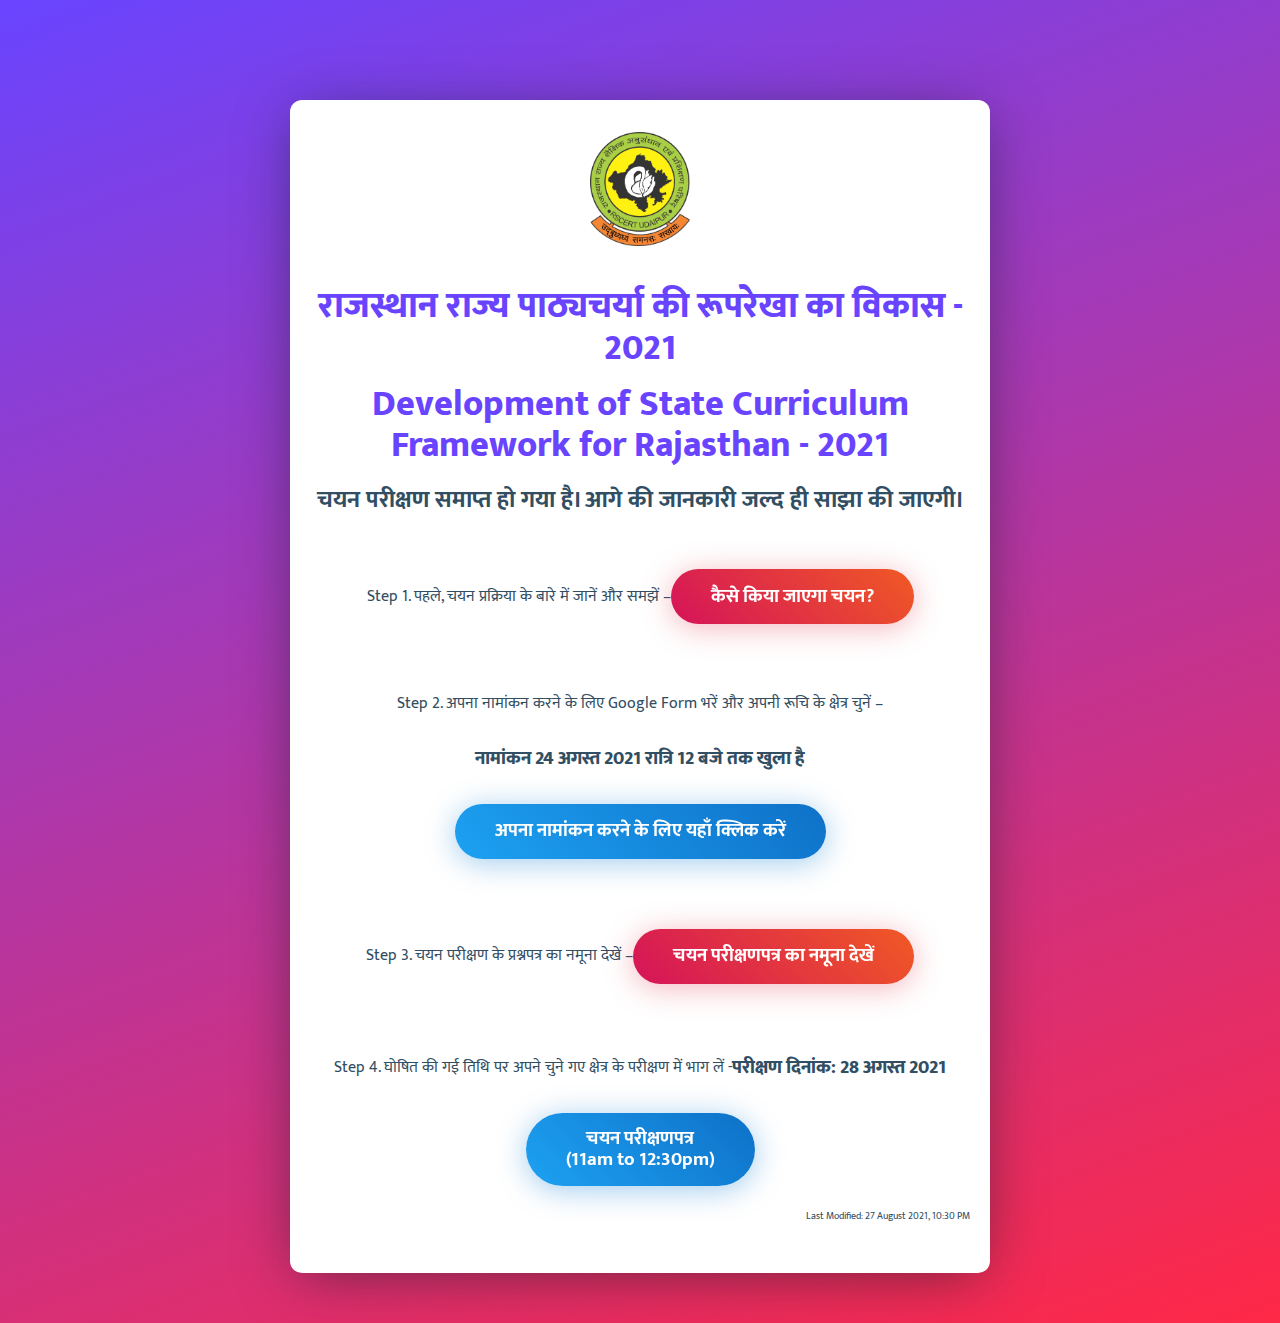
<file: archive.html>
<!DOCTYPE html>
<html xmlns="https://www.w3.org/1999/xhtml" xml:lang="en" lang="en-us">

<head>
  <!-- <meta http-equiv="Refresh" content="0; url='https://rajscf.github.io/selection-test'" /> -->
  <meta http-equiv="content-type" content="text/html; charset=utf-8">
  <meta http-equiv="X-UA-Compatible" content="IE=edge">
  <meta name="viewport"
    content="width=device-width, user-scalable=no, initial-scale=1.0, maximum-scale=1.0, minimum-scale=1.0">

  <html xmlns="http://www.w3.org/1999/xhtml"
        xmlns:og="http://ogp.me/ns#"/>

  <link rel="stylesheet" href="assets/css/normalize.css">
  <link rel="stylesheet" href="assets/css/turkey.css">
  <link rel="stylesheet" href="assets/js/turkey.js">
 
  <title>
  SCF Development | RSCERT
  </title>
  <script type='text/javascript' src="./assets/js/index.js"></script>
</head>

<body>
  <div class="wrapper">
  <div class="profile-card js-profile-card">
    <div class=".profile-card__img" style="text-align: center; margin-top: 2rem;">
      <a href="./index.html"> <img src="assets/img/RSCERT_Logo.png" style="width: 100px"/></a>
    </div>
    <div class="profile-card__cnt js-profile-cnt">
      <a href="./index.html"> <div class="profile-card__name">राजस्थान राज्य पाठ्यचर्या की रूपरेखा का विकास - 2021</div> </a>
      <a href="./index.html"> <div class="profile-card__name">Development of State Curriculum Framework for Rajasthan - 2021</div> </a>
      <!-- <div class="profile-card__txt"></div> -->
      <h2>चयन परीक्षण समाप्त हो गया है। आगे की जानकारी जल्द ही साझा की जाएगी।</h2>
      <div class="profile-card-ctr">
        <p style='text-align: left;'>Step 1. पहले, चयन प्रक्रिया के बारे में जानें और समझें –</p>
        <a href="./selection-process.html"><button class="profile-card__button button--orange">कैसे किया जाएगा चयन?</button></a>
      </div>
      <div class="profile-card-ctr">
        <p style='text-align: left;'>Step 2. अपना नामांकन करने के लिए Google Form भरें और अपनी रूचि के क्षेत्र चुनें –</p>
        <h3><strong>नामांकन 24 अगस्त 2021 रात्रि 12 बजे तक खुला है</strong></h3>
        <a href="https://docs.google.com/forms/d/17hVrep5SG9sJMsNXxe2hkURdiJII4kIykscs35W5RQ4/viewform" target="_blank"><button class="profile-card__button button--blue">अपना नामांकन करने के लिए यहाँ क्लिक करें</button></a>
      </div>
      <div class="profile-card-ctr">
        <p style='text-align: left;'>Step 3. चयन परीक्षण के प्रश्नपत्र का नमूना देखें –</p>
        <a href="https://forms.gle/EYYDSvVsDPRLZaXS6" target="_blank"><button class="profile-card__button button--orange">चयन परीक्षणपत्र का नमूना देखें</button></a>
      </div>
      <div class="profile-card-ctr">
        <p style='text-align: left;'>Step 4. घोषित की गई तिथि पर अपने चुने गए क्षेत्र के परीक्षण में भाग लें -</p>
        <h3><strong>परीक्षण दिनांक: 28 अगस्त 2021</strong></h3>
        <a href="./selection-test.html"><button class="profile-card__button button--blue">चयन परीक्षणपत्र<br/>(11am to 12:30pm)</button></a>
      </div>

      <p style="text-align: right; font-size: 10px;"> Last Modified: 27 August 2021, 10:30 PM </p>

    </div>
  </div>
</div>

<script data-goatcounter="https://rajscf.goatcounter.com/count"
        async src="//gc.zgo.at/count.js"></script>
</body>
</html>
</file>
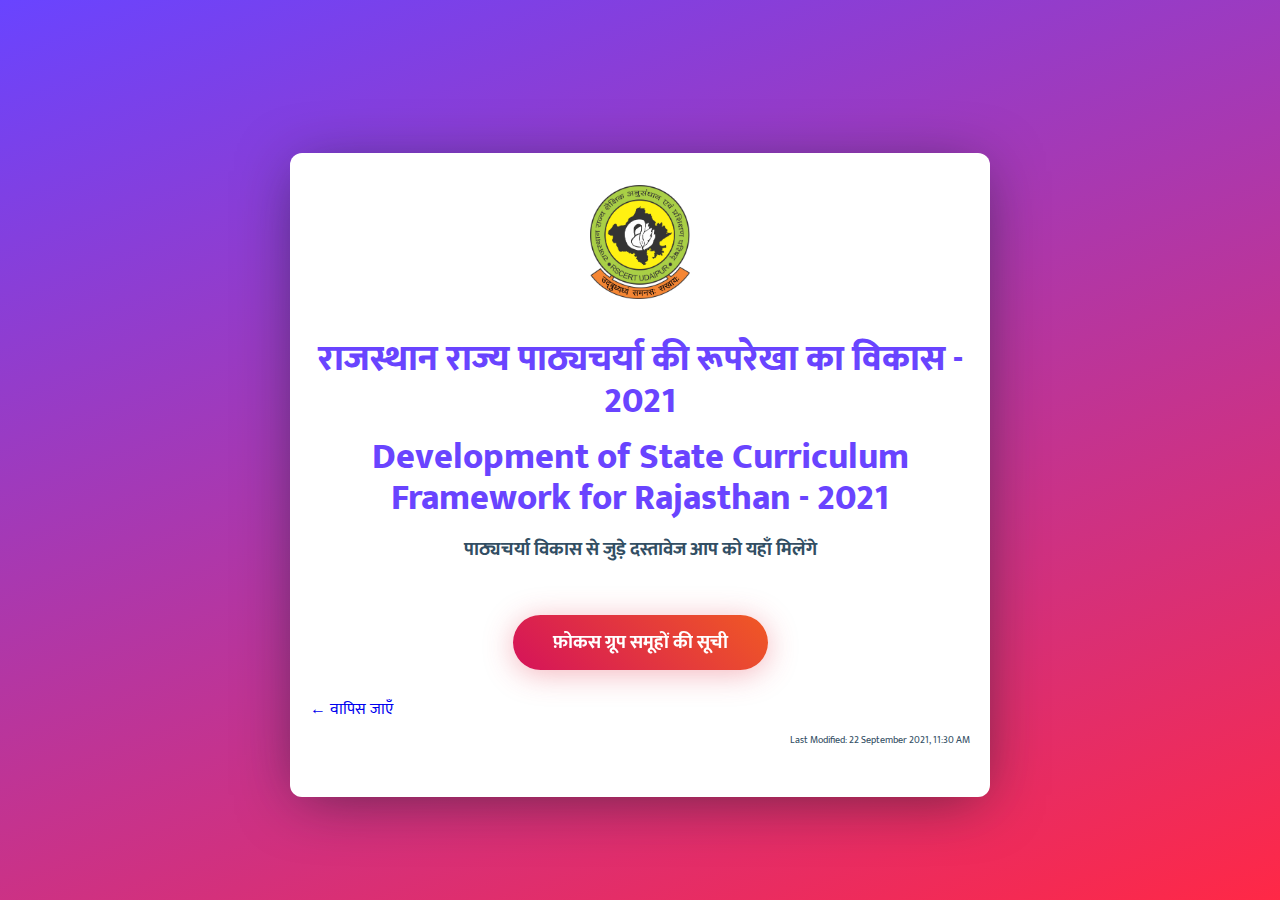
<file: documents.html>
<!DOCTYPE html>
<html xmlns="https://www.w3.org/1999/xhtml" xml:lang="en" lang="en-us">

<head>
  <meta http-equiv="content-type" content="text/html; charset=utf-8">
  <meta http-equiv="X-UA-Compatible" content="IE=edge">
  <meta name="viewport"
    content="width=device-width, user-scalable=no, initial-scale=1.0, maximum-scale=1.0, minimum-scale=1.0">

  <html xmlns="http://www.w3.org/1999/xhtml"
        xmlns:og="http://ogp.me/ns#"/>

  <link rel="stylesheet" href="assets/css/normalize.css">
  <link rel="stylesheet" href="assets/css/turkey.css">
  <link rel="stylesheet" href="assets/js/turkey.js">
 
  <title>
  SCF Development | RSCERT
  </title>
  <script type='text/javascript' src="./assets/js/index.js"></script>
</head>

<body>
  <div class="wrapper">
  <div class="profile-card js-profile-card">
    <div class=".profile-card__img" style="text-align: center; margin-top: 2rem;">
      <a href="./index.html"> <img src="assets/img/RSCERT_Logo.png" style="width: 100px"/></a>
    </div>
    <div class="profile-card__cnt js-profile-cnt">
      <a href="./index.html"> <div class="profile-card__name">राजस्थान राज्य पाठ्यचर्या की रूपरेखा का विकास - 2021</div> </a>
      <a href="./index.html"> <div class="profile-card__name">Development of State Curriculum Framework for Rajasthan - 2021</div> </a>
      <h3>पाठ्यचर्या विकास से जुड़े दस्तावेज आप को यहाँ मिलेंगे</h3>

      <div class="profile-card-ctr">
        <a href="./focus-groups.html"><button class="profile-card__button button--orange">फ़ोकस ग्रूप समूहों की सूची</button></a>
      </div>

      <p style="text-align: left;"><a href="./index.html">← वापिस जाएँ</a></p>
      <p style="text-align: right; font-size: 10px;"> Last Modified: 22 September 2021, 11:30 AM </p>

    </div>
  </div>
</div>

<script data-goatcounter="https://rajscf.goatcounter.com/count"
        async src="//gc.zgo.at/count.js"></script>
</body>
</html>
</file>
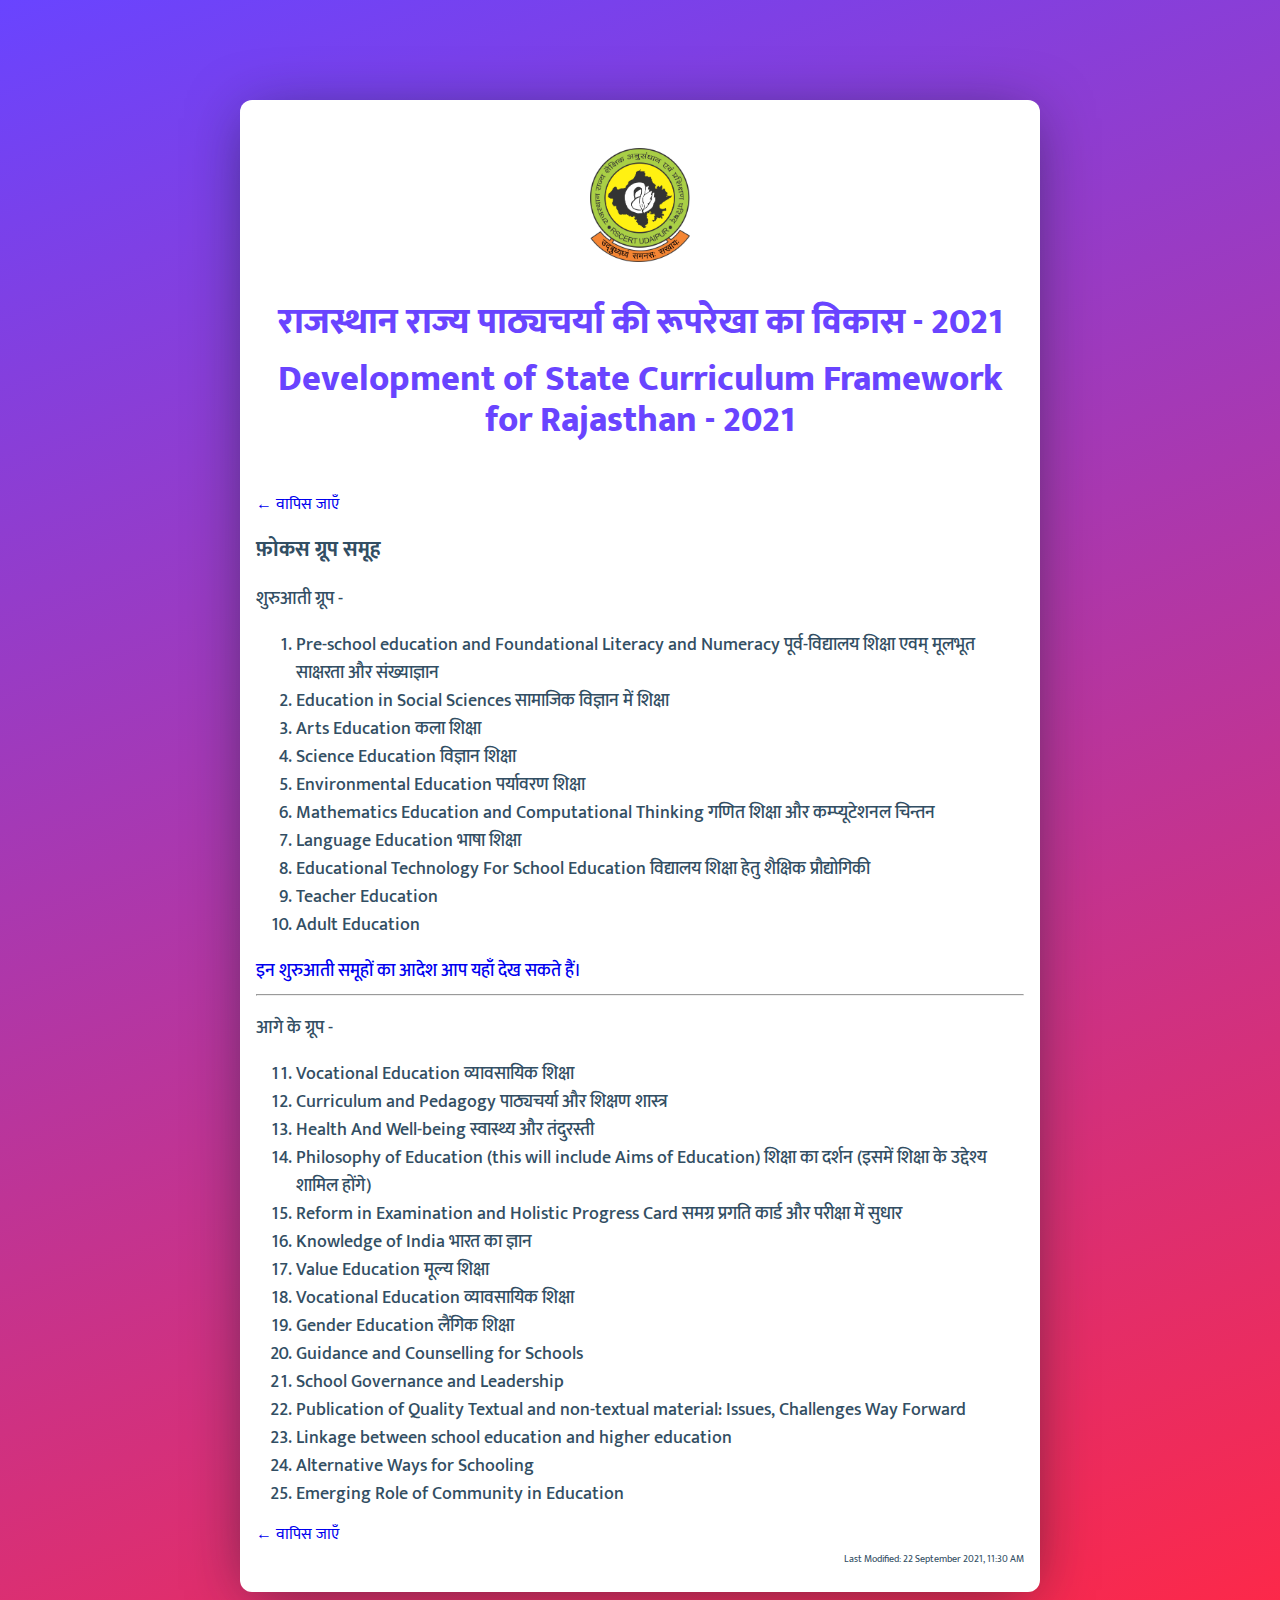
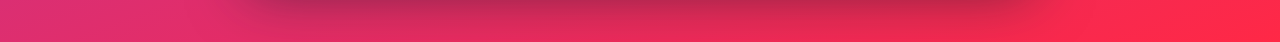
<file: focus-groups.html>
<!DOCTYPE html>
<html xmlns="https://www.w3.org/1999/xhtml" xml:lang="en" lang="en-us">

  <head>
  <meta http-equiv="content-type" content="text/html; charset=utf-8">
  <meta http-equiv="X-UA-Compatible" content="IE=edge">
  <meta name="viewport"
    content="width=device-width, user-scalable=no, initial-scale=1.0, maximum-scale=1.0, minimum-scale=1.0">

  <html xmlns="http://www.w3.org/1999/xhtml"
        xmlns:og="http://ogp.me/ns#"/>

  <link rel="stylesheet" href="assets/css/normalize.css">
  <link rel="stylesheet" href="assets/css/turkey.css">
  <link rel="stylesheet" href="assets/js/turkey.js">
 
  <title>
  SCF | RSCERT
  </title>
  <script type='text/javascript' src="./assets/js/index.js"></script>
</head>

<body>
  <div class="wrapper">
    <div class="profile-card js-profile-card" style="padding: 1rem; max-width: 800px;">
      <div class=".profile-card__img" style="text-align: center; margin-top: 2rem;">
        <a href="./index.html"> <img src="assets/img/RSCERT_Logo.png" style="width: 100px"/></a>
        <div class="profile-card__cnt js-profile-cnt">
          <a href="./index.html"> <div class="profile-card__name">राजस्थान राज्य पाठ्यचर्या की रूपरेखा का विकास - 2021</div> </a>
          <a href="./index.html"> <div class="profile-card__name">Development of State Curriculum Framework for Rajasthan - 2021</div> </a>
        </div>
      </div>
      <a href="./documents.html">← वापिस जाएँ</a>
      <div class="profile-card__txt">
        <h3>फ़ोकस ग्रूप समूह</h3>
        <p>शुरुआती ग्रूप -</p>
        <ol>
          <li>Pre-school education and Foundational Literacy and Numeracy पूर्व-विद्यालय शिक्षा एवम् मूलभूत साक्षरता और संख्याज्ञान</li>
          <li>Education in Social Sciences सामाजिक विज्ञान में शिक्षा</li>
          <li>Arts Education कला शिक्षा</li>
          <li>Science Education विज्ञान शिक्षा</li>
          <li>Environmental Education पर्यावरण शिक्षा</li>
          <li>Mathematics Education and Computational Thinking गणित शिक्षा और कम्प्यूटेशनल चिन्तन</li>
          <li>Language Education भाषा शिक्षा</li>
          <li>Educational Technology For School Education विद्यालय शिक्षा हेतु शैक्षिक प्रौद्योगिकी</li>
          <li>Teacher Education</li>
          <li>Adult Education</li>
        </ol>
        <a href="assets/docs/Rajasthan SCF Devt Process - Focus Groups Assigned.pdf">इन शुरुआती समूहों का आदेश आप यहाँ देख सकते हैं।</a>
        <hr>
        <p>आगे के ग्रूप -</p>
        <ol start=11>
          <li>Vocational Education व्यावसायिक शिक्षा</li>
          <li>Curriculum and Pedagogy पाठ्यचर्या और शिक्षण शास्त्र</li>
          <li>Health And Well-being स्वास्थ्य और तंदुरस्ती</li>
          <li>Philosophy of Education (this will include Aims of Education) शिक्षा का दर्शन (इसमें शिक्षा के उद्देश्य शामिल होंगे)</li>
          <li>Reform in Examination and Holistic Progress Card समग्र प्रगति कार्ड और परीक्षा में सुधार</li>
          <li>Knowledge of India भारत का ज्ञान</li>
          <li>Value Education मूल्य शिक्षा</li>
          <li>Vocational Education व्यावसायिक शिक्षा</li>
          <li>Gender Education लैंगिक शिक्षा</li>
          <li>Guidance and Counselling for Schools</li>
          <li>School Governance and Leadership</li>
          <li>Publication of Quality Textual and non-textual material: Issues, Challenges Way Forward</li>
          <li>Linkage between school education and higher education</li>
          <li>Alternative Ways for Schooling</li>
          <li>Emerging Role of Community in Education</li>
        </ol>
          
      </div>
      <a href="./documents.html">← वापिस जाएँ</a>

      <p style="text-align: right; font-size: 10px;"> Last Modified: 22 September 2021, 11:30 AM </p>
    </div>
  </div>
  <script data-goatcounter="https://rajscf.goatcounter.com/count"
  async src="//gc.zgo.at/count.js"></script>
</body>

</html>
</file>
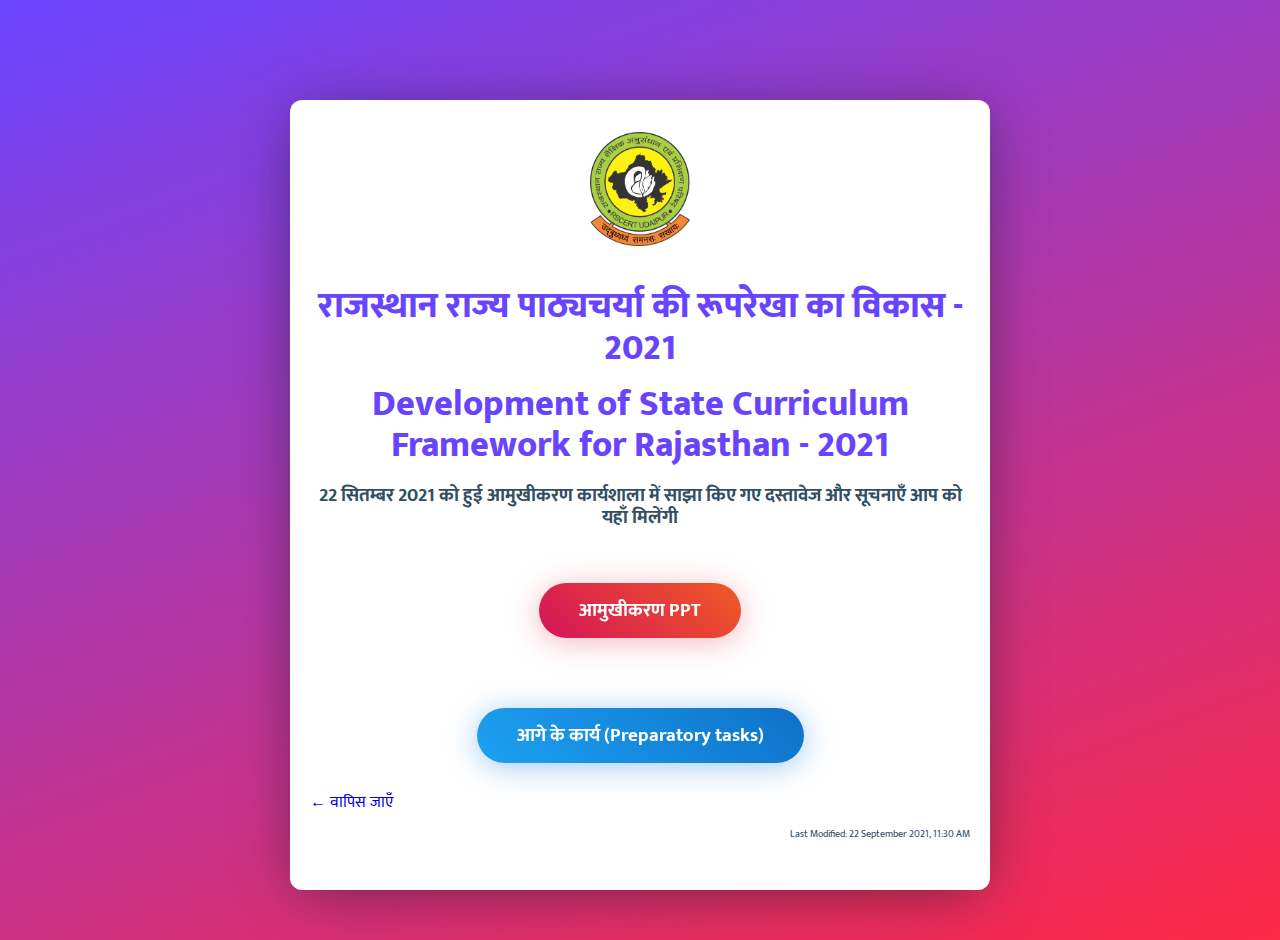
<file: orientation.html>
<!DOCTYPE html>
<html xmlns="https://www.w3.org/1999/xhtml" xml:lang="en" lang="en-us">

<head>
  <meta http-equiv="content-type" content="text/html; charset=utf-8">
  <meta http-equiv="X-UA-Compatible" content="IE=edge">
  <meta name="viewport"
    content="width=device-width, user-scalable=no, initial-scale=1.0, maximum-scale=1.0, minimum-scale=1.0">

  <html xmlns="http://www.w3.org/1999/xhtml"
        xmlns:og="http://ogp.me/ns#"/>

  <link rel="stylesheet" href="assets/css/normalize.css">
  <link rel="stylesheet" href="assets/css/turkey.css">
  <link rel="stylesheet" href="assets/js/turkey.js">
 
  <title>
  SCF Development | RSCERT
  </title>
  <script type='text/javascript' src="./assets/js/index.js"></script>
</head>

<body>
  <div class="wrapper">
  <div class="profile-card js-profile-card">
    <div class=".profile-card__img" style="text-align: center; margin-top: 2rem;">
      <a href="./index.html"> <img src="assets/img/RSCERT_Logo.png" style="width: 100px"/></a>
    </div>
    <div class="profile-card__cnt js-profile-cnt">
      <a href="./index.html"> <div class="profile-card__name">राजस्थान राज्य पाठ्यचर्या की रूपरेखा का विकास - 2021</div> </a>
      <a href="./index.html"> <div class="profile-card__name">Development of State Curriculum Framework for Rajasthan - 2021</div> </a>
      <h3>22 सितम्बर 2021 को हुई आमुखीकरण कार्यशाला में साझा किए गए दस्तावेज और सूचनाएँ आप को यहाँ मिलेंगी</h3>

      <div class="profile-card-ctr">
        <a href="assets/docs/Inaugural Meeting - SCF Presentation for Selected Members 22 Sep 21.pdf"><button class="profile-card__button button--orange">आमुखीकरण PPT</button></a>
      </div>
      
      <div class="profile-card-ctr">
        <a href="preparatory-tasks.html"><button class="profile-card__button button--blue">आगे के कार्य (Preparatory tasks)</button></a>
      </div>

      <p style="text-align: left;"><a href="./index.html">← वापिस जाएँ</a></p>
      <p style="text-align: right; font-size: 10px;"> Last Modified: 22 September 2021, 11:30 AM </p>

    </div>
  </div>
</div>

<script data-goatcounter="https://rajscf.goatcounter.com/count"
        async src="//gc.zgo.at/count.js"></script>
</body>
</html>
</file>
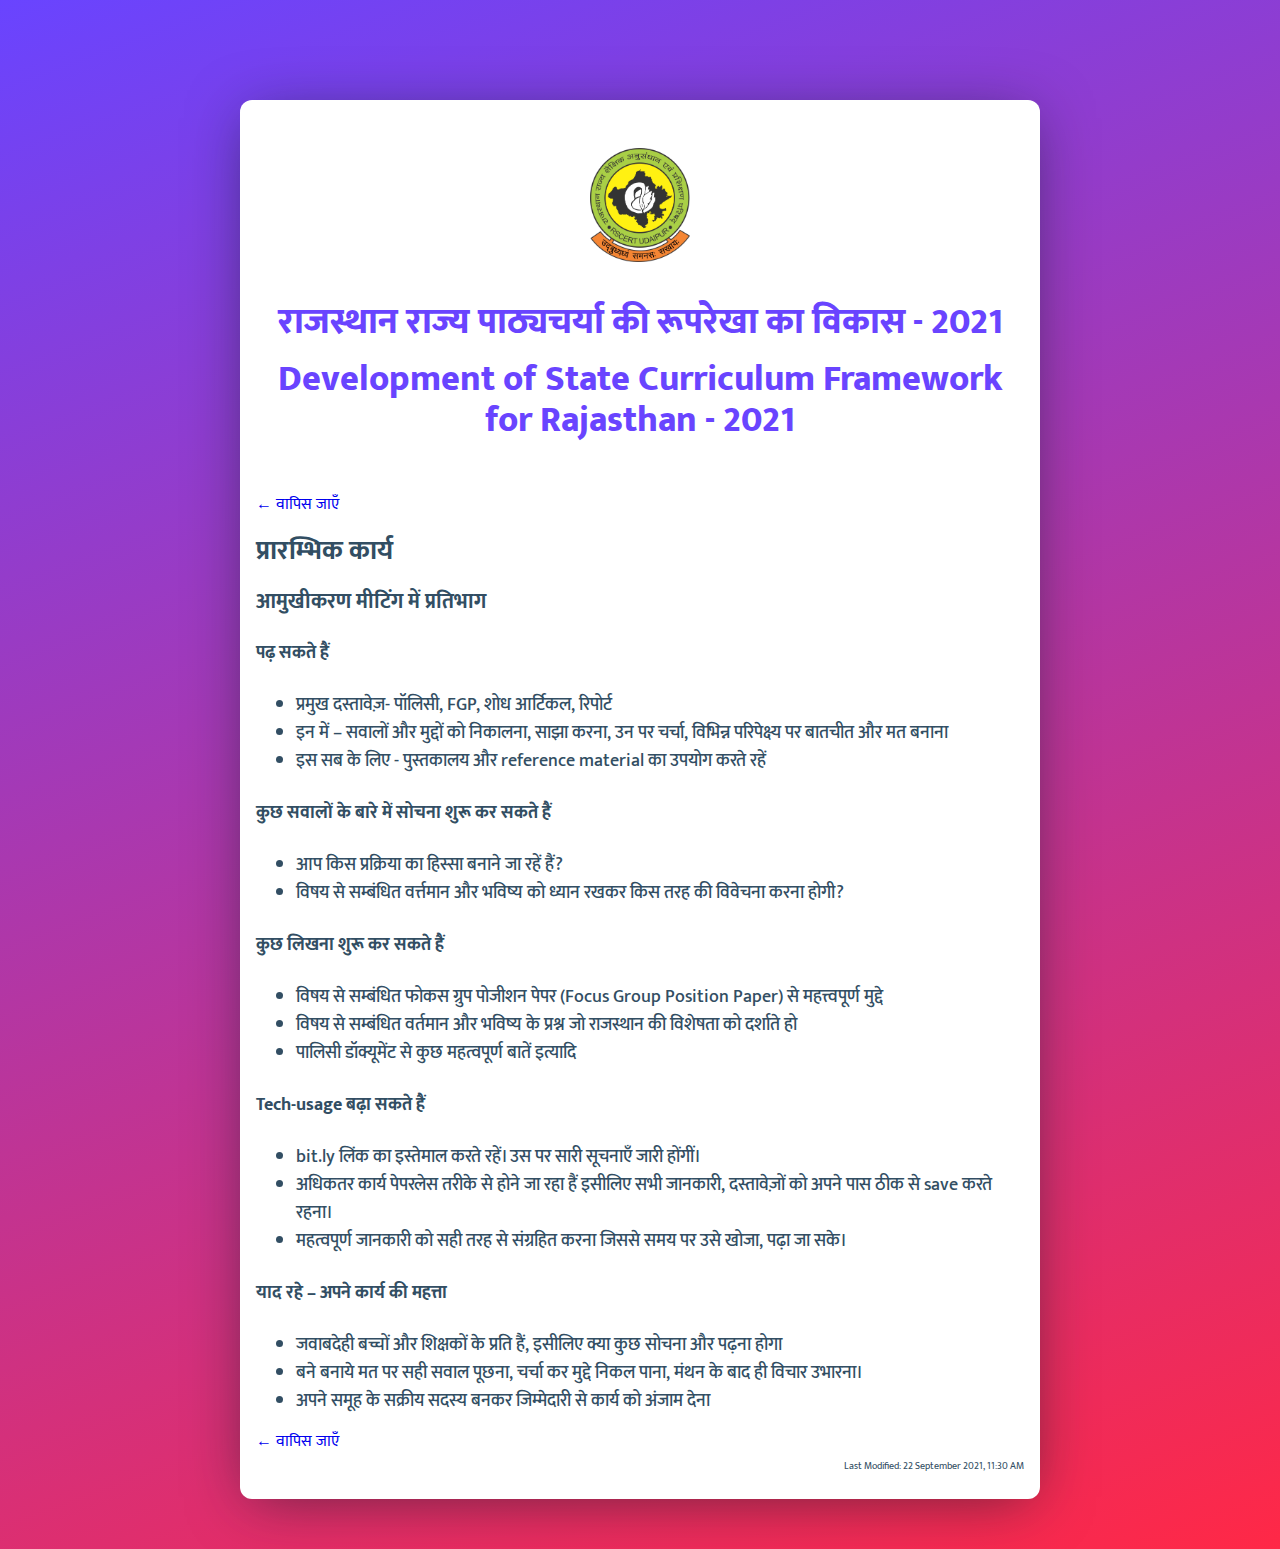
<file: preparatory-tasks.html>
<!DOCTYPE html>
<html xmlns="https://www.w3.org/1999/xhtml" xml:lang="en" lang="en-us">

  <head>
  <meta http-equiv="content-type" content="text/html; charset=utf-8">
  <meta http-equiv="X-UA-Compatible" content="IE=edge">
  <meta name="viewport"
    content="width=device-width, user-scalable=no, initial-scale=1.0, maximum-scale=1.0, minimum-scale=1.0">

  <html xmlns="http://www.w3.org/1999/xhtml"
        xmlns:og="http://ogp.me/ns#"/>

  <link rel="stylesheet" href="assets/css/normalize.css">
  <link rel="stylesheet" href="assets/css/turkey.css">
  <link rel="stylesheet" href="assets/js/turkey.js">
 
  <title>
  SCF | RSCERT
  </title>
  <script type='text/javascript' src="./assets/js/index.js"></script>
</head>

<body>
  <div class="wrapper">
    <div class="profile-card js-profile-card" style="padding: 1rem; max-width: 800px;">
      <div class=".profile-card__img" style="text-align: center; margin-top: 2rem;">
        <a href="./index.html"> <img src="assets/img/RSCERT_Logo.png" style="width: 100px"/></a>
        <div class="profile-card__cnt js-profile-cnt">
          <a href="./index.html"> <div class="profile-card__name">राजस्थान राज्य पाठ्यचर्या की रूपरेखा का विकास - 2021</div> </a>
          <a href="./index.html"> <div class="profile-card__name">Development of State Curriculum Framework for Rajasthan - 2021</div> </a>
        </div>
      </div>
      <a href="./orientation.html">← वापिस जाएँ</a>
      <div class="profile-card__txt">
          <h2>प्रारम्भिक कार्य</h2>
        <h3>आमुखीकरण मीटिंग में प्रतिभाग</h3>
        <h4>पढ़ सकते हैं</h4>
        <ul>
            <li>प्रमुख दस्तावेज़- पॉलिसी, FGP, शोध आर्टिकल, रिपोर्ट </li>
            <li>इन में – सवालों और मुद्दों को निकालना, साझा करना, उन पर चर्चा, विभिन्न परिपेक्ष्य पर बातचीत और मत बनाना</li>
            <li>इस सब के लिए - पुस्तकालय और reference material का उपयोग करते रहें </li>
        </ul>
        <h4>कुछ सवालों के बारे में सोचना शुरू कर सकते हैं</h4>
        <ul>
            <li>आप किस प्रक्रिया का हिस्सा बनाने जा रहें हैं?</li>
            <li>विषय से सम्बंधित वर्त्तमान और भविष्य को ध्यान रखकर किस तरह की विवेचना करना होगी?</li>
        </ul>
        <h4>कुछ लिखना शुरू कर सकते हैं</h4>
        <ul>
            <li>विषय से सम्बंधित फोकस ग्रुप पोजीशन पेपर (Focus Group Position Paper) से महत्त्वपूर्ण मुद्दे</li>
            <li>विषय से सम्बंधित वर्तमान और भविष्य के प्रश्न जो राजस्थान की विशेषता को दर्शाते हो </li>
            <li>पालिसी डॉक्यूमेंट से कुछ महत्वपूर्ण बातें इत्यादि   </li>
        </ul>
        <h4>Tech-usage बढ़ा सकते हैं</h4>
        <ul>
            <li>bit.ly लिंक का इस्तेमाल करते रहें। उस पर सारी सूचनाएँ जारी होंगीं। </li>
            <li>अधिकतर कार्य पेपरलेस तरीके से होने जा रहा हैं इसीलिए सभी जानकारी, दस्तावेज़ों को अपने पास ठीक से save करते रहना।</li>
            <li>महत्वपूर्ण जानकारी को सही तरह से संग्रहित करना जिससे समय पर उसे खोजा, पढ़ा जा सके।</li>
        </ul>
        <h4>याद रहे – अपने कार्य की महत्ता</h4>
        <ul>
            <li>जवाबदेही बच्चों और शिक्षकों के प्रति हैं, इसीलिए क्या कुछ सोचना और पढ़ना होगा</li>
            <li>बने बनाये मत पर सही सवाल पूछना, चर्चा कर मुद्दे निकल पाना, मंथन के बाद ही विचार उभारना।</li>
            <li>अपने समूह के सक्रीय सदस्य बनकर जिम्मेदारी से कार्य को अंजाम देना</li>
        </ul>
      </div>
      <a href="./orientation.html">← वापिस जाएँ</a>

      <p style="text-align: right; font-size: 10px;"> Last Modified: 22 September 2021, 11:30 AM </p>
    </div>
  </div>
  <script data-goatcounter="https://rajscf.goatcounter.com/count"
  async src="//gc.zgo.at/count.js"></script>
</body>

</html>
</file>
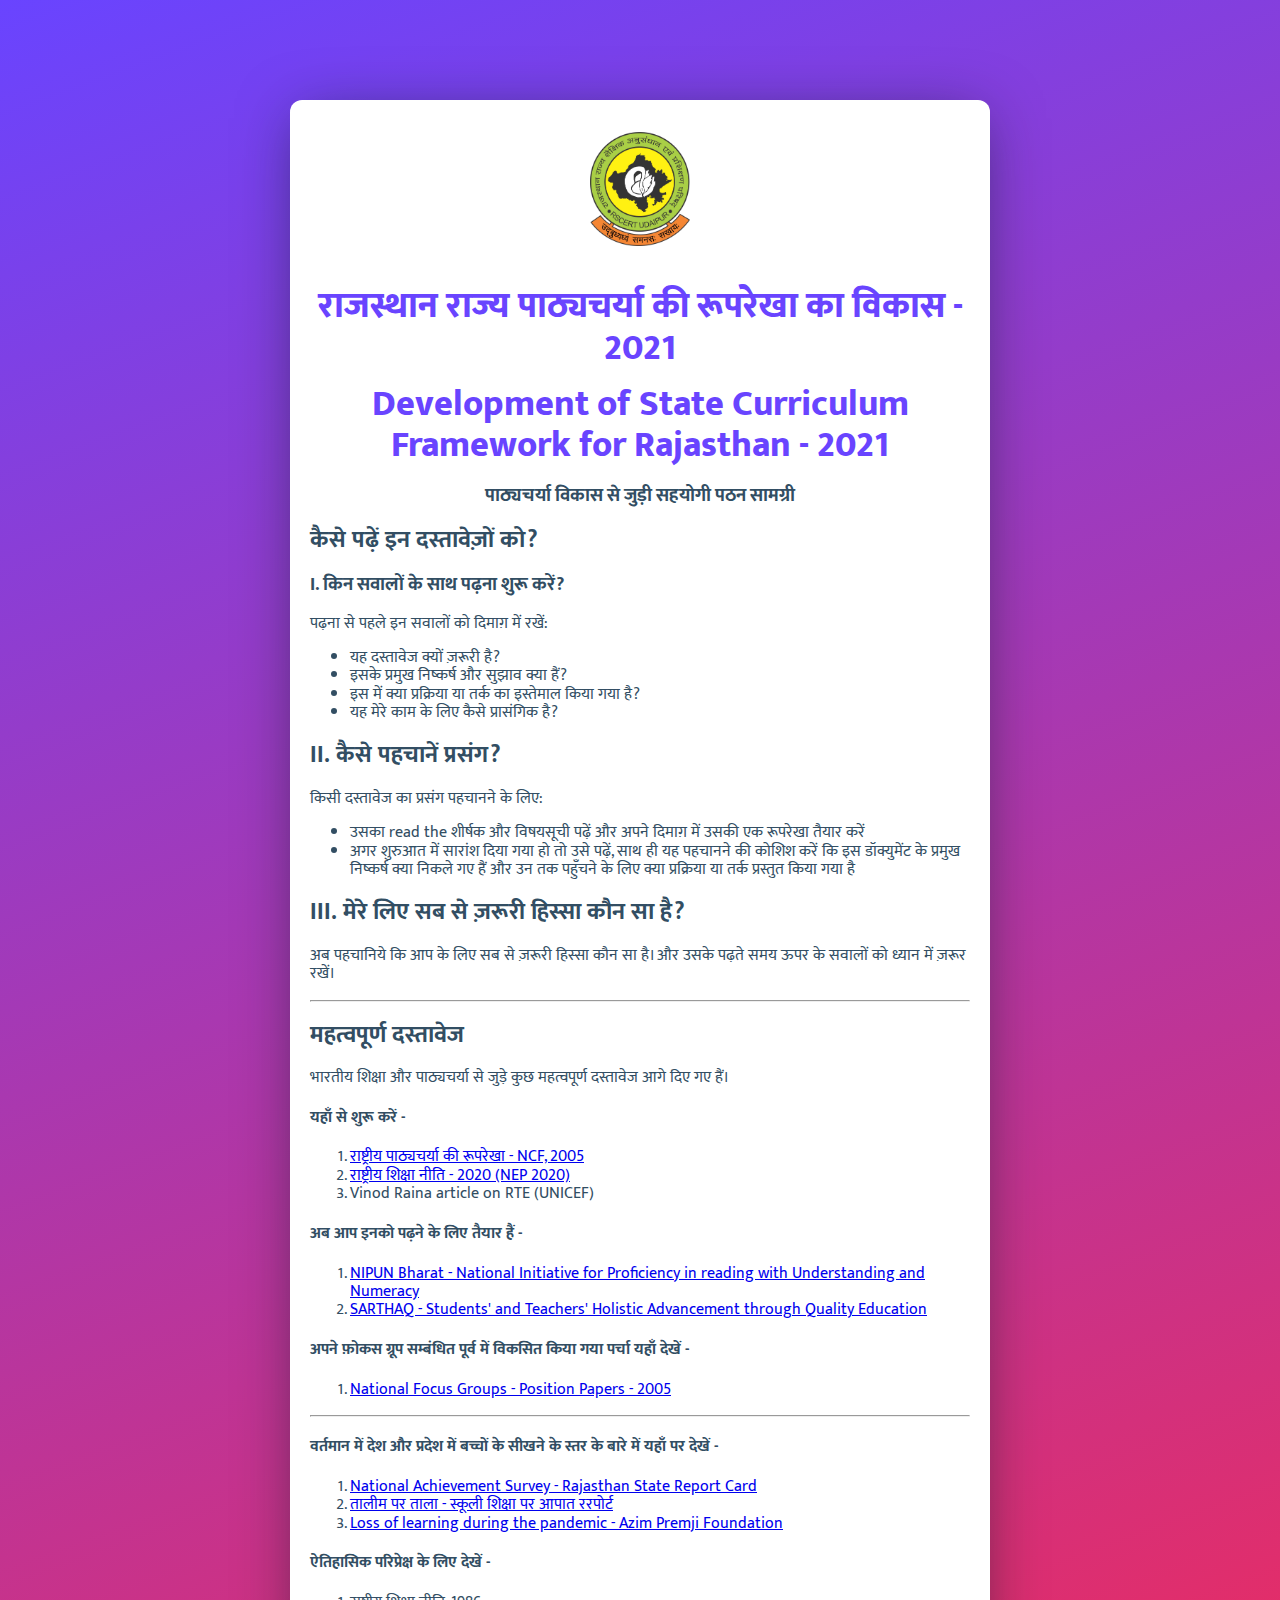
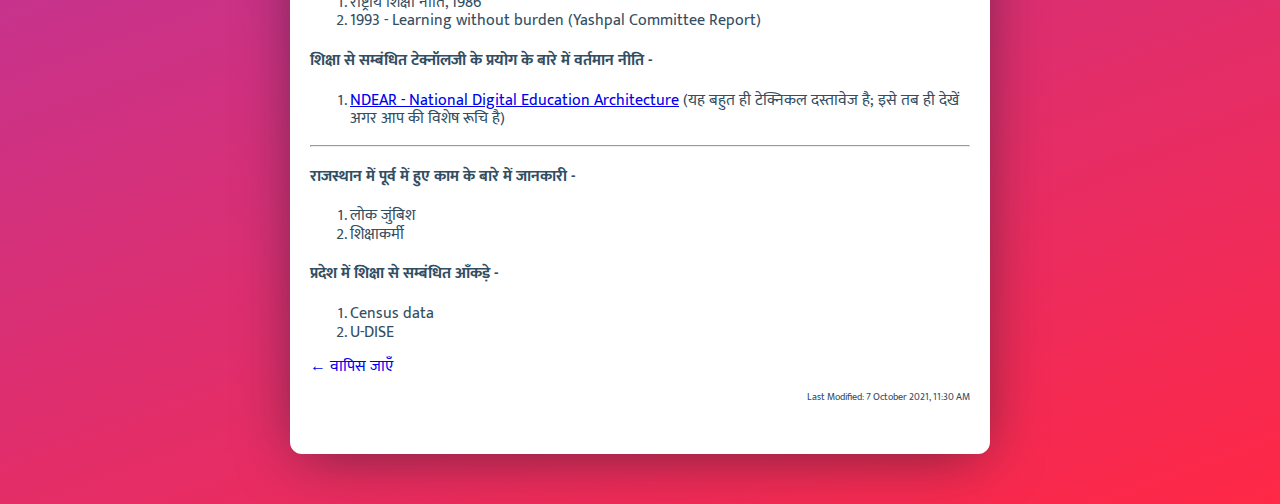
<file: readings.html>
<!DOCTYPE html>
<html xmlns="https://www.w3.org/1999/xhtml" xml:lang="en" lang="en-us">

<head>
  <meta http-equiv="content-type" content="text/html; charset=utf-8">
  <meta http-equiv="X-UA-Compatible" content="IE=edge">
  <meta name="viewport"
    content="width=device-width, user-scalable=no, initial-scale=1.0, maximum-scale=1.0, minimum-scale=1.0">

  <html xmlns="http://www.w3.org/1999/xhtml"
        xmlns:og="http://ogp.me/ns#"/>

  <link rel="stylesheet" href="assets/css/normalize.css">
  <link rel="stylesheet" href="assets/css/turkey.css">
  <link rel="stylesheet" href="assets/js/turkey.js">
 
  <title>
  SCF Development | RSCERT
  </title>
  <script type='text/javascript' src="./assets/js/index.js"></script>
</head>

<body>
  <div class="wrapper">
  <div class="profile-card js-profile-card">
    <div class=".profile-card__img" style="text-align: center; margin-top: 2rem;">
      <a href="./index.html"> <img src="assets/img/RSCERT_Logo.png" style="width: 100px"/></a>
    </div>
    <div class="profile-card__cnt js-profile-cnt">
      <a href="./index.html"> <div class="profile-card__name">राजस्थान राज्य पाठ्यचर्या की रूपरेखा का विकास - 2021</div> </a>
      <a href="./index.html"> <div class="profile-card__name">Development of State Curriculum Framework for Rajasthan - 2021</div> </a>
      <h3>पाठ्यचर्या विकास से जुड़ी सहयोगी पठन सामग्री</h3>

      <div style='text-align:left'>
      <h2 id="how-to-read-the-documents">कैसे पढ़ें इन दस्तावेज़ों को?</h2>
<h3 id="i-what-questions-to-have-in-mind-">I. किन सवालों के साथ पढ़ना शुरू करें?</h3>
<p>पढ़ना से पहले इन सवालों को दिमाग़ में रखें:</p>
<ul>
<li>यह दस्तावेज क्यों ज़रूरी है?</li>
<li>इसके प्रमुख निष्कर्ष और सुझाव क्या हैं?</li>
<li>इस में क्या प्रक्रिया या तर्क का इस्तेमाल किया गया है?</li>
<li>यह मेरे काम के लिए कैसे प्रासंगिक है?</li>
</ul>
<h2 id="ii-what-is-the-context-">II. कैसे पहचानें प्रसंग?</h2>
<p>किसी दस्तावेज का प्रसंग पहचानने के लिए:</p>
<ul>
<li>उसका read the शीर्षक और विषयसूची पढ़ें और अपने दिमाग़ में उसकी एक रूपरेखा तैयार करें</li>
<li>अगर शुरुआत में सारांश दिया गया हो तो उसे पढ़ें, साथ ही यह पहचानने की कोशिश करें कि इस डॉक्युमेंट के प्रमुख निष्कर्ष क्या निकले गए हैं और उन तक पहुँचने के लिए क्या प्रक्रिया या तर्क प्रस्तुत किया गया है</li>
</ul>
<h2 id="iii-what-is-the-most-important-section-for-me-">III. मेरे लिए सब से ज़रूरी हिस्सा कौन सा है?</h2>
<p>अब पहचानिये कि आप के लिए सब से ज़रूरी हिस्सा कौन सा है। और उसके पढ़ते समय ऊपर के सवालों को ध्यान में ज़रूर रखें।</p>

<hr>
<h2 id="important-documents">महत्वपूर्ण दस्तावेज</h2>
<p>भारतीय शिक्षा और पाठ्यचर्या से जुड़े कुछ महत्वपूर्ण दस्तावेज आगे दिए गए हैं।</p>
<h4 id="-">यहाँ से शुरू करें -</h4>
<ol>
<li><a href="https://ncert.nic.in/pdf/nc-framework/hindi.pdf">राष्ट्रीय पाठ्यचर्या की रूपरेखा - NCF, 2005</a></li>
<li><a href="https://www.education.gov.in/sites/upload_files/mhrd/files/NEP_final_HINDI_0.pdf">राष्ट्रीय शिक्षा नीति - 2020 (NEP 2020)</a></li>
<li>Vinod Raina article on RTE (UNICEF)</li>
</ol>
<h4 id="-">अब आप इनको पढ़ने के लिए तैयार हैं -</h4>
<ol>
<li><a href="https://static.pib.gov.in/WriteReadData/specificdocs/documents/2021/jul/doc20217531.pdf">NIPUN Bharat - National Initiative for Proficiency in reading with Understanding and Numeracy</a></li>
<li><a href="https://www.education.gov.in/sites/upload_files/mhrd/files/upload_document/SARTHAQ_Part-1_updated.pdf">SARTHAQ - Students' and Teachers' Holistic Advancement through Quality Education</a></li>
</ol>
<h4 id="-">अपने फ़ोकस ग्रूप सम्बंधित पूर्व में विकसित किया गया पर्चा यहाँ देखें -</h4>
<ol>
<li><a href="https://ncert.nic.in/focus-group.php?ln=">National Focus Groups - Position Papers - 2005</a></li>
</ol>
<hr>
<h4 id="-">वर्तमान में देश और प्रदेश में बच्चों के सीखने के स्तर के बारे में यहाँ पर देखें -</h4>
<ol>
<li><a href="https://ncert.nic.in/pdf/NAS/src/Rajasthan-h.pdf">National Achievement Survey - Rajasthan State Report Card</a></li>
<li><a href="https://roadscholarz.net/wp-content/uploads/2021/09/Hindi.pdf">तालीम पर ताला - स्कूली शिक्षा पर आपात ररपोर्ट</a></li>
<li><a href="https://cdn.azimpremjiuniversity.edu.in/apuc3/media/publications/downloads/Field_Studies_Loss_of_Learning_during_the_Pandemic.f1622994202.pdf">Loss of learning during the pandemic - Azim Premji Foundation</a></li>
</ol>
<h4 id="-">ऐतिहासिक परिप्रेक्ष के लिए देखें -</h4>
<ol>
<li>राष्ट्रीय शिक्षा नीति, 1986</li>
<li>1993 - Learning without burden (Yashpal Committee Report)</li>
</ol>
<h4 id="-">शिक्षा से सम्बंधित टेक्नॉलजी के प्रयोग के बारे में वर्तमान नीति -</h4>
<ol>
<li><a href="https://www.ndear.gov.in/">NDEAR - National Digital Education Architecture</a> (यह बहुत ही टेक्निकल दस्तावेज है; इसे तब ही देखें अगर आप की विशेष रूचि है)</li>
</ol>
<hr>
<h4 id="-">राजस्थान में पूर्व में हुए काम के बारे में जानकारी -</h4>
<ol>
<li>लोक जुंबिश </li>
<li>शिक्षाकर्मी </li>
</ol>
<h4 id="-">प्रदेश में शिक्षा से सम्बंधित आँकड़े -</h4>
<ol>
<li>Census data</li>
<li>U-DISE</li>
</ol>


</div>

      <p style="text-align: left;"><a href="./index.html">← वापिस जाएँ</a></p>
      <p style="text-align: right; font-size: 10px;"> Last Modified: 7 October 2021, 11:30 AM </p>

    </div>
  </div>
</div>

<script data-goatcounter="https://rajscf.goatcounter.com/count"
        async src="//gc.zgo.at/count.js"></script>
</body>
</html>
</file>
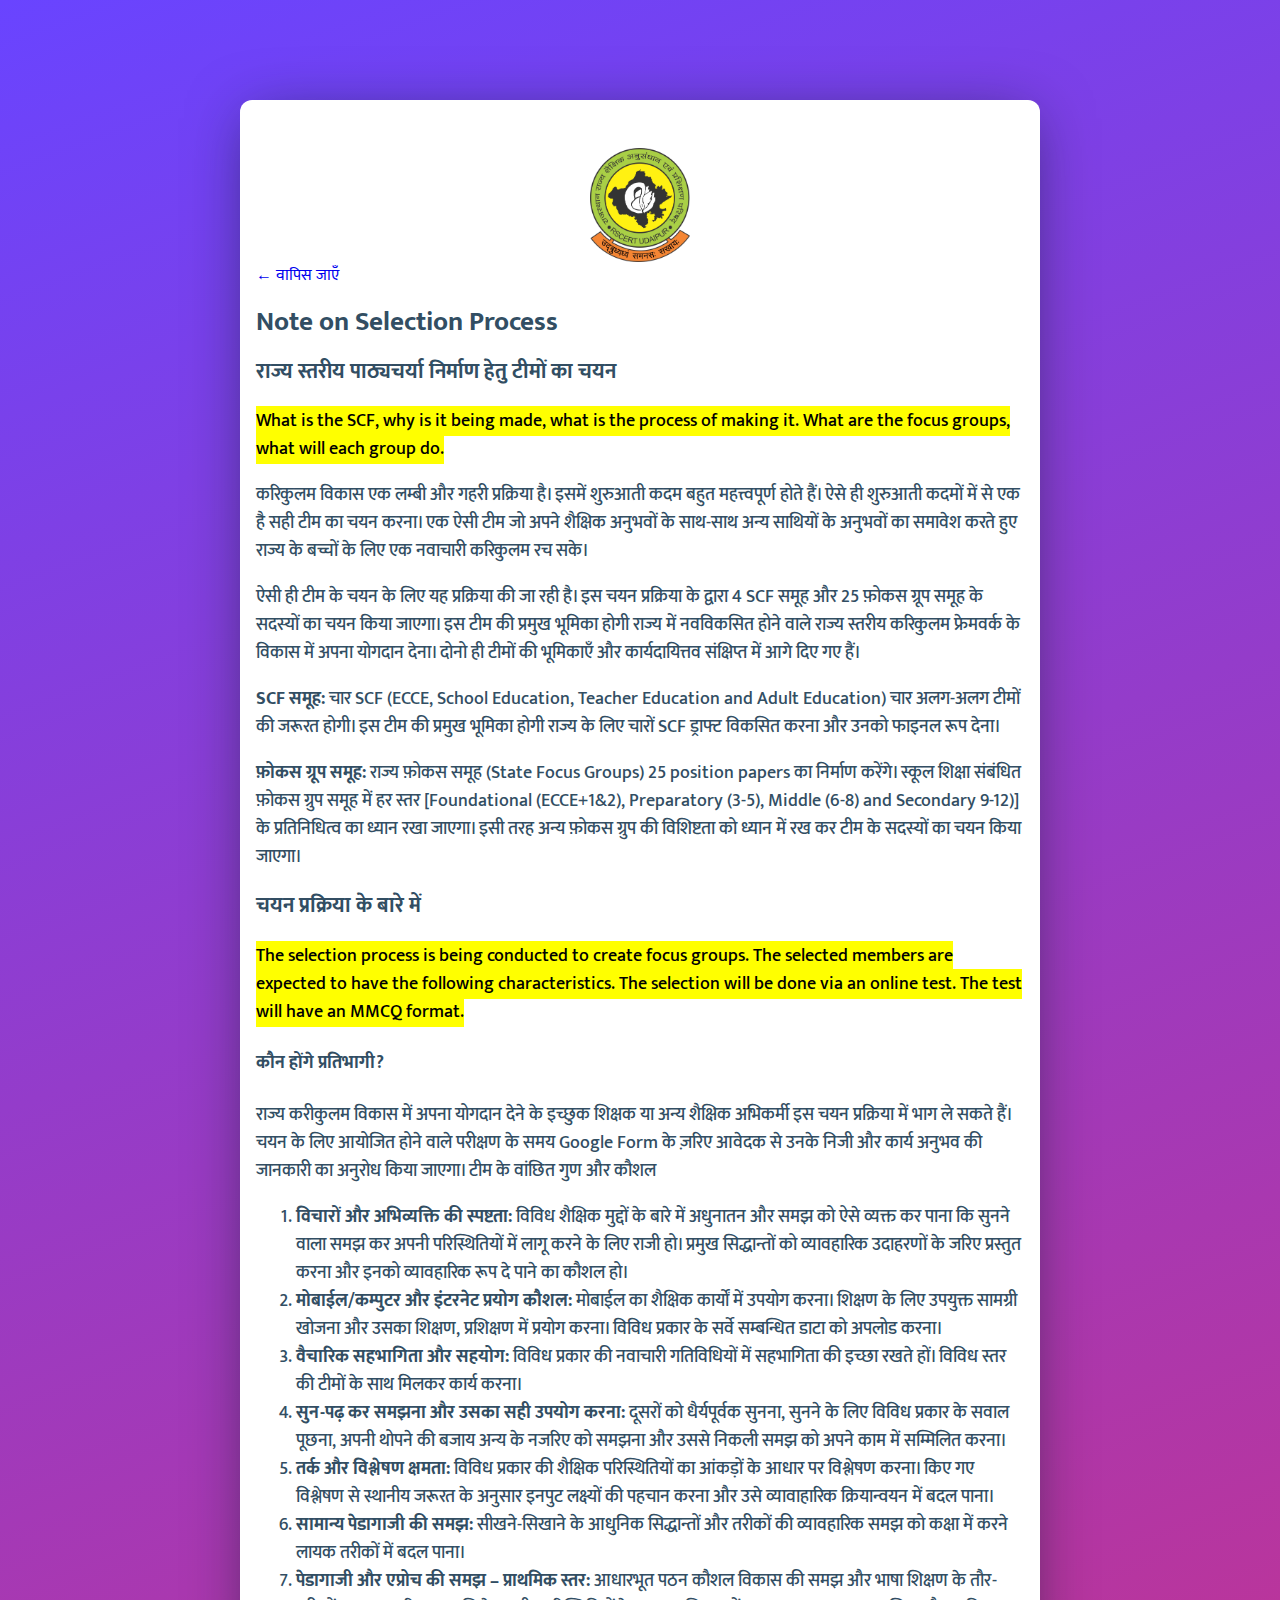
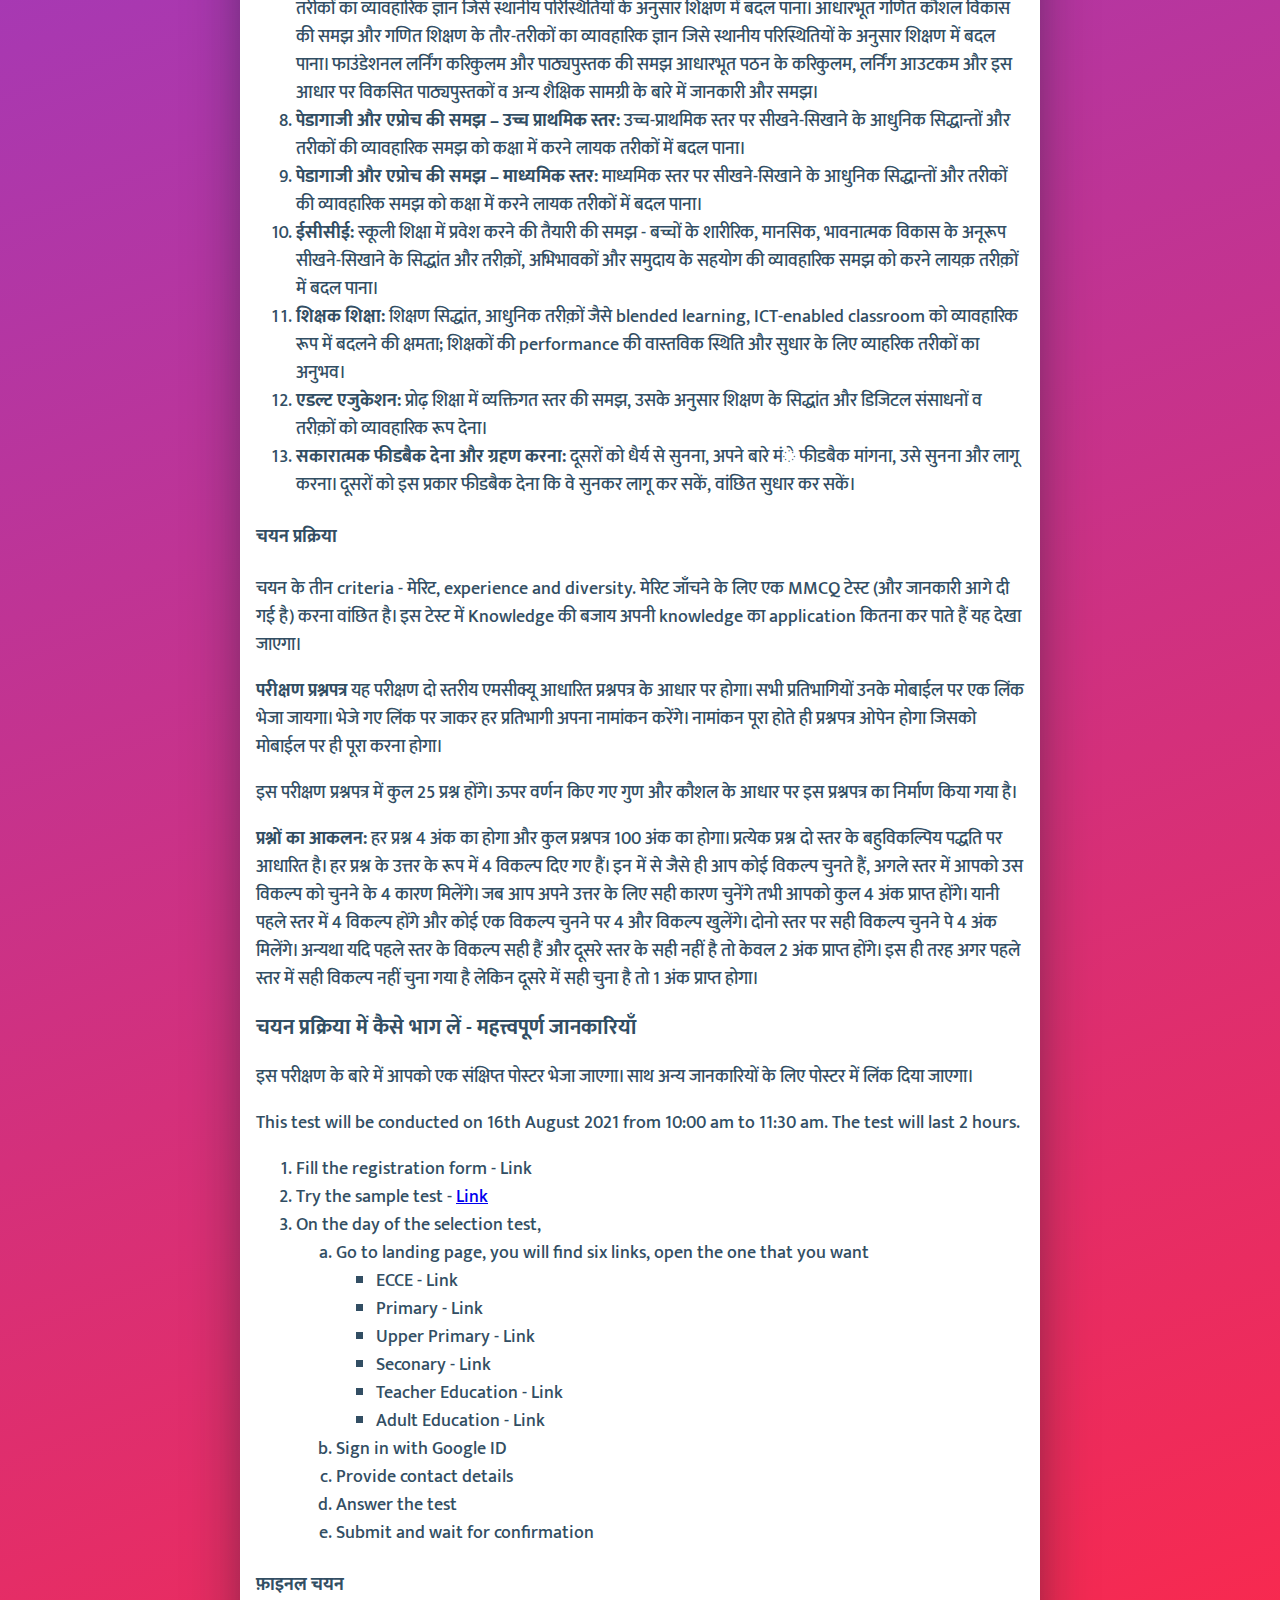
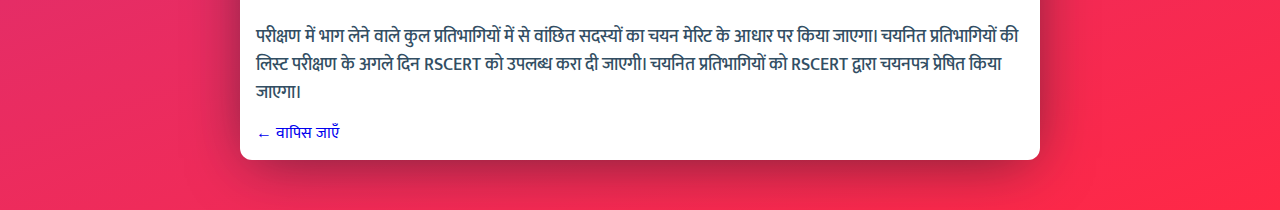
<file: selection-process.html>
<!DOCTYPE html>
<html xmlns="https://www.w3.org/1999/xhtml" xml:lang="en" lang="en-us">

  <head>
  <meta http-equiv="content-type" content="text/html; charset=utf-8">
  <meta http-equiv="X-UA-Compatible" content="IE=edge">
  <meta name="viewport"
    content="width=device-width, user-scalable=no, initial-scale=1.0, maximum-scale=1.0, minimum-scale=1.0">

  <html xmlns="http://www.w3.org/1999/xhtml"
        xmlns:og="http://ogp.me/ns#"/>

  <link rel="stylesheet" href="assets/css/normalize.css">
  <link rel="stylesheet" href="assets/css/turkey.css">
  <link rel="stylesheet" href="assets/js/turkey.js">
 
  <title>
  SCF | RSCERT
  </title>
  <script type='text/javascript' src="./assets/js/index.js"></script>
</head>

<body>
  <div class="wrapper">
    <div class="profile-card js-profile-card" style="padding: 1rem; max-width: 800px;">
      <div class=".profile-card__img" style="text-align: center; margin-top: 2rem;">
        <a href="./index.html"> <img src="assets/img/RSCERT_Logo.png" style="width: 100px"/></a>
      </div>
      <a href="./index.html">← वापिस जाएँ</a>
      <div class="profile-card__txt">
        <h2 id="note-on-selection-process">Note on Selection Process</h2>
        <h3 id="selection-of-teams">राज्य स्तरीय पाठ्यचर्या निर्माण हेतु टीमों का चयन</h3>
        <p><mark>What is the SCF, why is it being made, what is the process of making it. What are the focus groups, what will each group do.</mark></p>
        <p>करिकुलम विकास एक लम्बी और गहरी प्रक्रिया है। इसमें शुरुआती कदम बहुत महत्त्वपूर्ण होते हैं। ऐसे ही शुरुआती कदमों में से एक है सही टीम का चयन करना। एक ऐसी टीम जो अपने शैक्षिक अनुभवों के साथ-साथ अन्य साथियों के अनुभवों का समावेश करते हुए राज्य के बच्चों के लिए एक नवाचारी करिकुलम रच सके। </p>
        <p>ऐसी ही टीम के चयन के लिए यह प्रक्रिया की जा रही है। इस चयन प्रक्रिया के द्वारा 4 SCF समूह और 25 फ़ोकस ग्रूप समूह के सदस्यों का चयन किया जाएगा। इस टीम की प्रमुख भूमिका होगी राज्य में नवविकसित होने वाले राज्य स्तरीय करिकुलम फ्रेमवर्क के विकास में अपना योगदान देना। दोनो ही टीमों की भूमिकाएँ और कार्यदायित्तव संक्षिप्त में आगे दिए गए हैं।</p>
        <p><strong>SCF समूह:</strong> चार SCF (ECCE, School Education, Teacher Education and Adult Education) चार अलग-अलग टीमों की जरूरत होगी। इस टीम की प्रमुख भूमिका होगी राज्य के लिए चारों SCF ड्राफ्ट विकसित करना और उनको फाइनल रूप देना।  </p>
        <p><strong>फ़ोकस ग्रूप समूह:</strong> राज्य फ़ोकस समूह (State Focus Groups) 25 position papers का निर्माण करेंगे। स्कूल शिक्षा संबंधित फ़ोकस ग्रुप समूह में हर स्तर [Foundational (ECCE+1&amp;2), Preparatory (3-5), Middle (6-8) and Secondary 9-12)] के प्रतिनिधित्व का ध्यान रखा जाएगा। इसी तरह अन्य फ़ोकस ग्रुप की विशिष्टता को ध्यान में रख कर टीम के सदस्यों का चयन किया जाएगा।</p>
        <h3 id="about-selection">चयन प्रक्रिया के बारे में</h3>
        <p><mark>The selection process is being conducted to create focus groups. The selected members are expected to have the following characteristics. The selection will be done via an online test. The test will have an MMCQ format.</mark></p>
        <h4 id="who-participants">कौन होंगे प्रतिभागी?</h4>
        <p>राज्य करीकुलम विकास में अपना योगदान देने के इच्छुक शिक्षक या अन्य शैक्षिक अभिकर्मी इस चयन प्रक्रिया में भाग ले सकते हैं। चयन के लिए आयोजित होने वाले परीक्षण के समय Google Form के ज़रिए आवेदक से उनके निजी और कार्य अनुभव की जानकारी का अनुरोध किया जाएगा।
        टीम के वांछित गुण और कौशल</p>
        <ol>
        <li><strong>विचारों और अभिव्यक्ति की स्पष्टता:</strong> विविध शैक्षिक मुद्दों के बारे में अधुनातन और समझ को ऐसे व्यक्त कर पाना कि सुनने वाला समझ कर अपनी परिस्थितियों में लागू करने के लिए राजी हो। प्रमुख सिद्धान्तों को व्यावहारिक उदाहरणों के जरिए प्रस्तुत करना और इनको व्यावहारिक रूप दे पाने का कौशल हो।</li>
        <li><strong>मोबाईल/कम्पुटर और इंटरनेट प्रयोग कौशल:</strong> मोबाईल का शैक्षिक कार्यों में उपयोग करना। शिक्षण के लिए उपयुक्त सामग्री खोजना और उसका शिक्षण, प्रशिक्षण में प्रयोग करना। विविध प्रकार के सर्वे सम्बन्धित डाटा को अपलोड करना।</li>
        <li><strong>वैचारिक सहभागिता और सहयोग:</strong> विविध प्रकार की नवाचारी गतिविधियों में सहभागिता की इच्छा रखते हों। विविध स्तर की टीमों के साथ मिलकर कार्य करना।</li>
        <li><strong>सुन-पढ़ कर समझना और उसका सही उपयोग करना:</strong> दूसरों को धैर्यपूर्वक सुनना, सुनने के लिए विविध प्रकार के सवाल पूछना, अपनी थोपने की बजाय अन्य के नजरिए को समझना और उससे निकली समझ को अपने काम में सम्मिलित करना।</li>
        <li><strong>तर्क और विश्लेषण क्षमता:</strong> विविध प्रकार की शैक्षिक परिस्थितियों का आंकड़ों के आधार पर विश्लेषण करना। किए गए विश्लेषण से स्थानीय जरूरत के अनुसार इनपुट लक्ष्यों की पहचान करना और उसे व्यावाहारिक क्रियान्वयन में बदल पाना।</li>
        <li><strong>सामान्य पेडागाजी की समझ:</strong> सीखने-सिखाने के आधुनिक सिद्धान्तों और तरीकों की व्यावहारिक समझ को कक्षा में करने लायक तरीकों में बदल पाना।</li>
        <li><strong>पेडागाजी और एप्रोच की समझ – प्राथमिक स्तर:</strong> आधारभूत पठन कौशल विकास की समझ और भाषा शिक्षण के तौर-तरीकों का व्यावहारिक ज्ञान जिसे स्थानीय परिस्थितियों के अनुसार शिक्षण में बदल पाना। आधारभूत गणित कौशल विकास की समझ और गणित शिक्षण के तौर-तरीकों का व्यावहारिक ज्ञान जिसे स्थानीय परिस्थितियों के अनुसार शिक्षण में बदल पाना। फाउंडेशनल लर्निंग करिकुलम और पाठ्यपुस्तक की समझ आधारभूत पठन के करिकुलम, लर्निंग आउटकम और इस आधार पर विकसित पाठ्यपुस्तकों व अन्य शैक्षिक सामग्री के बारे में जानकारी और समझ।</li>
        <li><strong>पेडागाजी और एप्रोच की समझ – उच्च प्राथमिक स्तर:</strong> उच्च-प्राथमिक स्तर पर सीखने-सिखाने के आधुनिक सिद्धान्तों और तरीकों की व्यावहारिक समझ को कक्षा में करने लायक तरीकों में बदल पाना।</li>
        <li><strong>पेडागाजी और एप्रोच की समझ – माध्यमिक स्तर:</strong> माध्यमिक स्तर पर सीखने-सिखाने के आधुनिक सिद्धान्तों और तरीकों की व्यावहारिक समझ को कक्षा में करने लायक तरीकों में बदल पाना।</li>
        <li><strong>ईसीसीई:</strong> स्कूली शिक्षा में प्रवेश करने की तैयारी की समझ - बच्चों के शारीरिक, मानसिक, भावनात्मक विकास के अनूरूप सीखने-सिखाने के सिद्धांत और तरीक़ों, अभिभावकों और समुदाय के सहयोग की व्यावहारिक समझ को करने लायक़ तरीक़ों में बदल पाना।    </li>
        <li><strong>शिक्षक शिक्षा:</strong> शिक्षण सिद्धांत, आधुनिक तरीक़ों जैसे blended learning, ICT-enabled classroom को व्यावहारिक रूप में बदलने की क्षमता; शिक्षकों की performance की वास्तविक स्थिति और सुधार के लिए व्याहरिक तरीकों का अनुभव।     </li>
        <li><strong>एडल्ट एजुकेशन:</strong> प्रोढ़ शिक्षा में व्यक्तिगत स्तर की समझ, उसके अनुसार शिक्षण के सिद्धांत और डिजिटल संसाधनों व तरीक़ों को व्यावहारिक रूप देना।  </li>
        <li><strong>सकारात्मक फीडबैक देना और ग्रहण करना:</strong> दूसरों को धैर्य से सुनना, अपने बारे मंे फीडबैक मांगना, उसे सुनना और लागू करना। दूसरों को इस प्रकार फीडबैक देना कि वे सुनकर लागू कर सकें, वांछित सुधार कर सकें।</li>
        </ol>
        <h4 id="selection-process">चयन प्रक्रिया</h4>
        <p>चयन के तीन criteria - मेरिट, experience and diversity. मेरिट जाँचने के लिए एक MMCQ टेस्ट (और जानकारी आगे दी गई है) करना वांछित है। इस टेस्ट में Knowledge की बजाय अपनी knowledge का application कितना कर पाते हैं यह देखा जाएगा।   </p>
        <p><strong>परीक्षण प्रश्नपत्र</strong>
        यह परीक्षण दो स्तरीय एमसीक्यू आधारित प्रश्नपत्र के आधार पर होगा। सभी प्रतिभागियों उनके मोबाईल पर एक लिंक भेजा जायगा। भेजे गए लिंक पर जाकर हर प्रतिभागी अपना नामांकन करेंगे। नामांकन पूरा होते ही प्रश्नपत्र ओपेन होगा जिसको मोबाईल पर ही पूरा करना होगा। </p>
        <p>इस परीक्षण प्रश्नपत्र में कुल 25 प्रश्न होंगे। ऊपर वर्णन किए गए गुण और कौशल के आधार पर इस प्रश्नपत्र का निर्माण किया गया है। </p>
        <p><strong>प्रश्नों का आकलन:</strong>
        हर प्रश्न 4 अंक का होगा और कुल प्रश्नपत्र 100 अंक का होगा। प्रत्येक प्रश्न दो स्तर के बहुविकल्पिय पद्धति पर आधारित है। हर प्रश्न के उत्तर के रूप में 4 विकल्प दिए गए हैं। इन में से जैसे ही आप कोई विकल्प चुनते हैं, अगले स्तर में आपको उस विकल्प को चुनने के 4 कारण मिलेंगे। जब आप अपने उत्तर के लिए सही कारण चुनेंगे तभी आपको कुल 4 अंक प्राप्त होंगे। यानी पहले स्तर में 4 विकल्प होंगे और कोई एक विकल्प चुनने पर 4 और विकल्प खुलेंगे। दोनो स्तर पर सही विकल्प चुनने पे 4 अंक मिलेंगे। अन्यथा यदि पहले स्तर के विकल्प सही हैं और दूसरे स्तर के सही नहीं है तो केवल 2 अंक प्राप्त होंगे। इस ही तरह अगर पहले स्तर में सही विकल्प नहीं चुना गया है लेकिन दूसरे में सही चुना है तो 1 अंक प्राप्त होगा।</p>
        <h3 id="how-to-participate-in-selection">चयन प्रक्रिया में कैसे भाग लें - महत्त्वपूर्ण जानकारियाँ</h3>
        <p>इस परीक्षण के बारे में आपको एक संक्षिप्त पोस्टर भेजा जाएगा। साथ अन्य जानकारियों के लिए पोस्टर में लिंक दिया जाएगा।</p>
        <p>This test will be conducted on 16th August 2021 from 10:00 am to 11:30 am. The test will last 2 hours.</p>
        <ol>
        <li>Fill the registration form - Link</li>
        <li>Try the sample test - <a href="https://docs.google.com/forms/d/e/1FAIpQLSeD0SfW5L0RfMqt3OeeSjJsvR1jdzn05KLyyeu6ltGUEF7aKA/viewform">Link</a></li>
        <li>On the day of the selection test,
          <ol type="a">
            <li>Go to landing page, you will find six links, open the one that you want
              <ul>
                <li>ECCE - Link</li>
                <li>Primary - Link</li>
                <li>Upper Primary - Link</li>
                <li>Seconary - Link</li>
                <li>Teacher Education - Link</li>
                <li>Adult Education - Link</li>
              </ul>
            </li>
            <li>Sign in with Google ID</li>
            <li>Provide contact details</li>
            <li>Answer the test</li>
            <li>Submit and wait for confirmation</li>
          </ol>
        </li>
        </ol>
        <h4 id="final-selection">फ़ाइनल चयन</h4>
        <p>परीक्षण में भाग लेने वाले कुल प्रतिभागियों में से वांछित सदस्यों का चयन मेरिट के आधार पर किया जाएगा। चयनित प्रतिभागियों की लिस्ट परीक्षण के अगले दिन RSCERT को उपलब्ध करा दी जाएगी। चयनित प्रतिभागियों को RSCERT द्वारा चयनपत्र प्रेषित किया जाएगा।</p>
      </div>
      <a href="./index.html">← वापिस जाएँ</a>
    </div>
  </div>
</body>

</html>
</file>
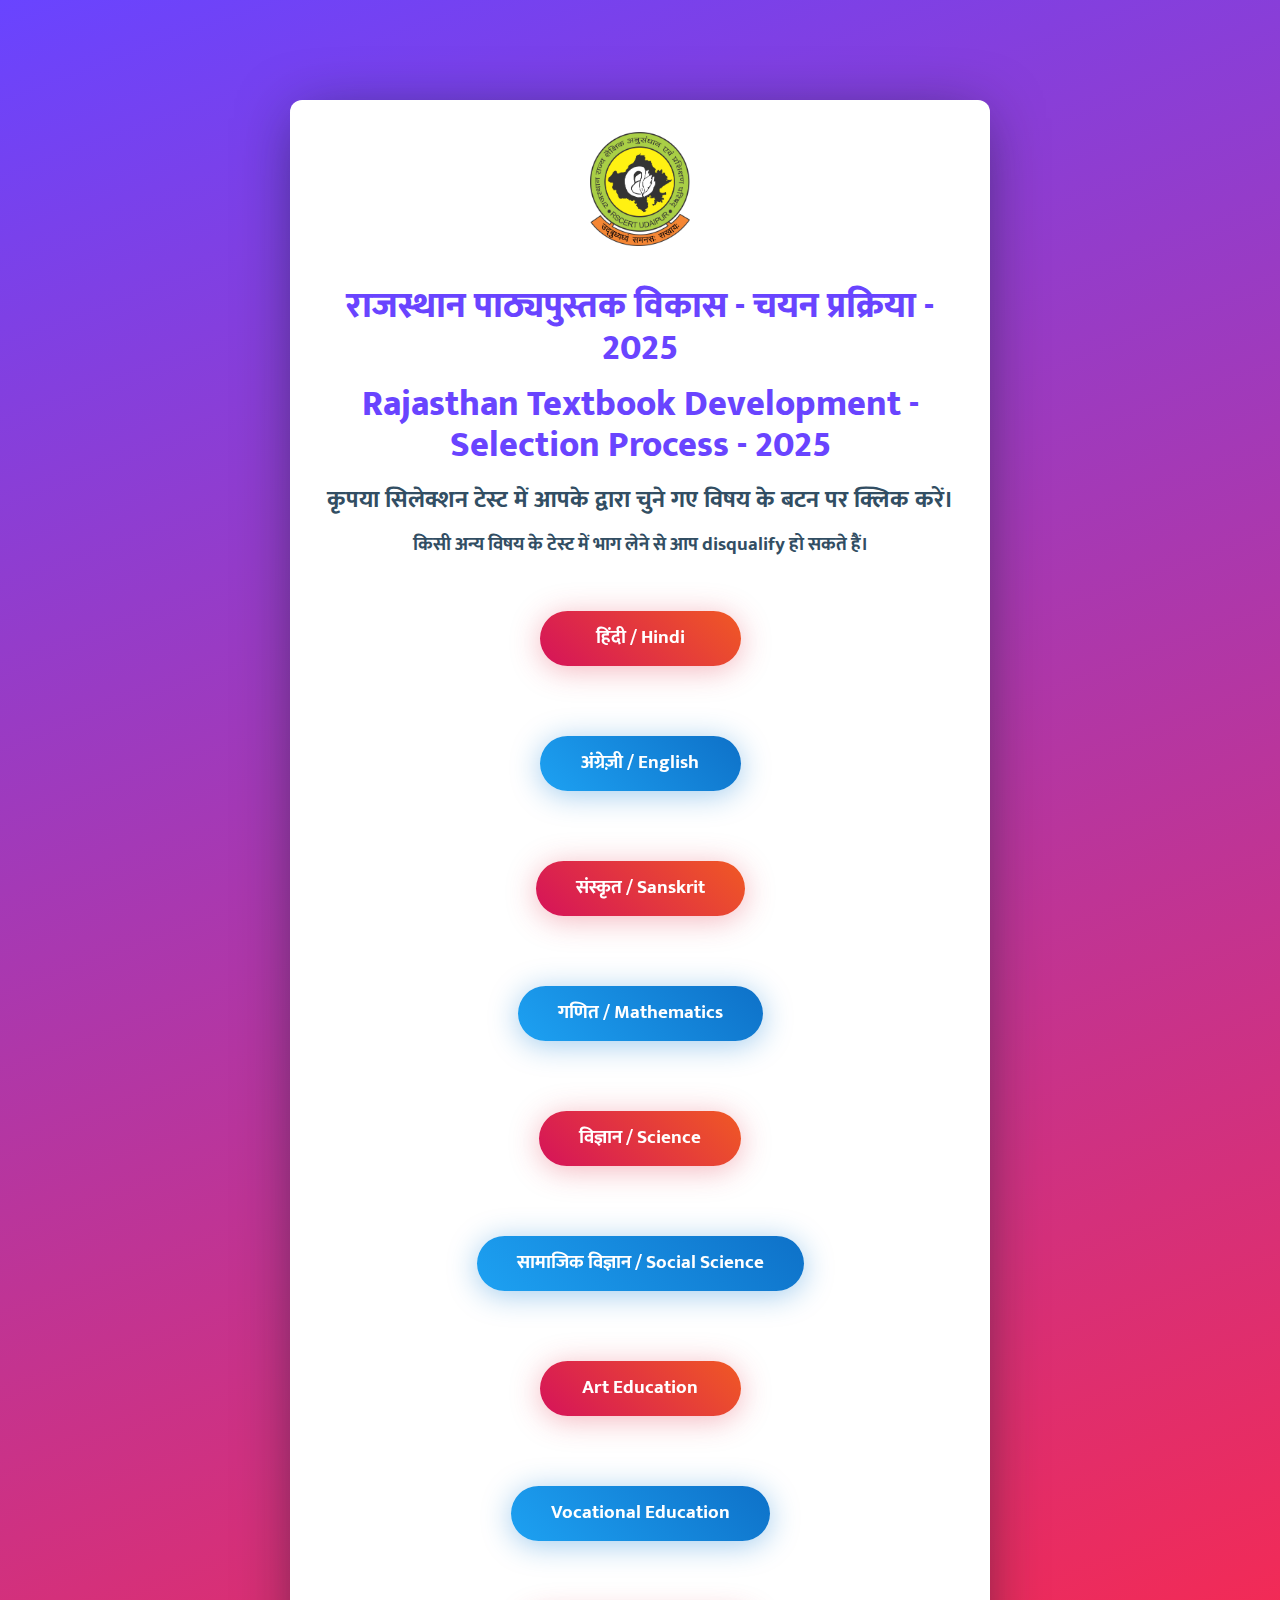
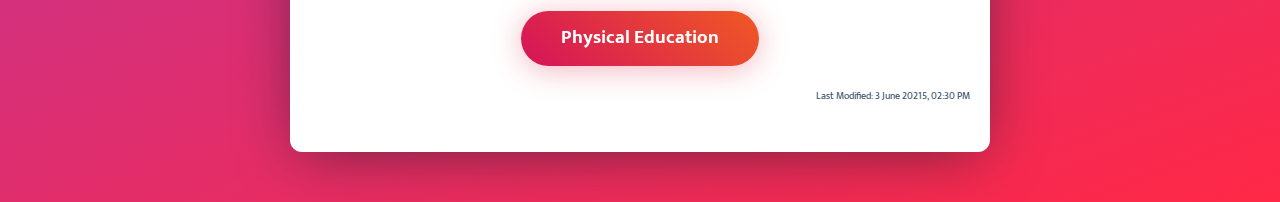
<file: selection-test.html>
<!DOCTYPE html>
<html xmlns="https://www.w3.org/1999/xhtml" xml:lang="en" lang="en-us">

<head>
  <meta http-equiv="content-type" content="text/html; charset=utf-8">
  <meta http-equiv="X-UA-Compatible" content="IE=edge">
  <meta name="viewport"
    content="width=device-width, user-scalable=no, initial-scale=1.0, maximum-scale=1.0, minimum-scale=1.0">

  <html xmlns="http://www.w3.org/1999/xhtml"
        xmlns:og="http://ogp.me/ns#"/>

  <link rel="stylesheet" href="assets/css/normalize.css">
  <link rel="stylesheet" href="assets/css/turkey.css">
  <link rel="stylesheet" href="assets/js/turkey.js">
 
  <title>
  Textbook Development | RSCERT
  </title>
<!--   <script type='text/javascript' src="./assets/js/index.js"></script> -->
</head>

<body>
  <div class="wrapper">
  <div class="profile-card js-profile-card">
    <div class=".profile-card__img" style="text-align: center; margin-top: 2rem;">
      <a href="./index.html"> <img src="assets/img/RSCERT_Logo.png" style="width: 100px"/></a>
    </div>
    <div class="profile-card__cnt js-profile-cnt">
      <a href="./index.html"> <div class="profile-card__name">राजस्थान पाठ्यपुस्तक विकास - चयन प्रक्रिया - 2025</div> </a>
      <a href="./index.html"> <div class="profile-card__name">Rajasthan Textbook Development - Selection Process - 2025</div> </a>
      <h2>कृपया सिलेक्शन टेस्ट में आपके द्वारा चुने गए विषय के बटन पर क्लिक करें।</h2>
      <h3>किसी अन्य विषय के टेस्ट में भाग लेने से आप disqualify हो सकते हैं।</h3>

      <div class="profile-card-ctr">
        <a href="https://tally.so/r/3x15oy"><button class="profile-card__button button--orange">हिंदी / Hindi</button></a>
      </div>
      
      <div class="profile-card-ctr">
        <a href="https://tally.so/r/w5DPoM"><button class="profile-card__button button--blue">अंग्रेज़ी / English</button></a>
      </div>

      <div class="profile-card-ctr">
        <a href="https://tally.so/r/3x15oy"><button class="profile-card__button button--orange">संस्कृत / Sanskrit</button></a>
      </div>
      
      <div class="profile-card-ctr">
        <a href="https://tally.so/r/w5DPoM"><button class="profile-card__button button--blue">गणित / Mathematics</button></a>
      </div>

      <div class="profile-card-ctr">
        <a href="https://tally.so/r/3x15oy"><button class="profile-card__button button--orange">विज्ञान / Science</button></a>
      </div>
      
      <div class="profile-card-ctr">
        <a href="https://tally.so/r/w5DPoM"><button class="profile-card__button button--blue">सामाजिक विज्ञान / Social Science</button></a>
      </div>

      <div class="profile-card-ctr">
        <a href="https://tally.so/r/3x15oy"><button class="profile-card__button button--orange">Art Education</button></a>
      </div>
      
      <div class="profile-card-ctr">
        <a href="https://tally.so/r/w5DPoM"><button class="profile-card__button button--blue">Vocational Education</button></a>
      </div>

      <div class="profile-card-ctr">
        <a href="https://tally.so/r/3x15oy"><button class="profile-card__button button--orange">Physical Education</button></a>
      </div>
      
      <p style="text-align: right; font-size: 10px;"> Last Modified: 3 June 20215, 02:30 PM </p>

    </div>
  </div>
</div>

<script data-goatcounter="https://rajscf.goatcounter.com/count"
        async src="//gc.zgo.at/count.js"></script>
</body>
</html>
</file>
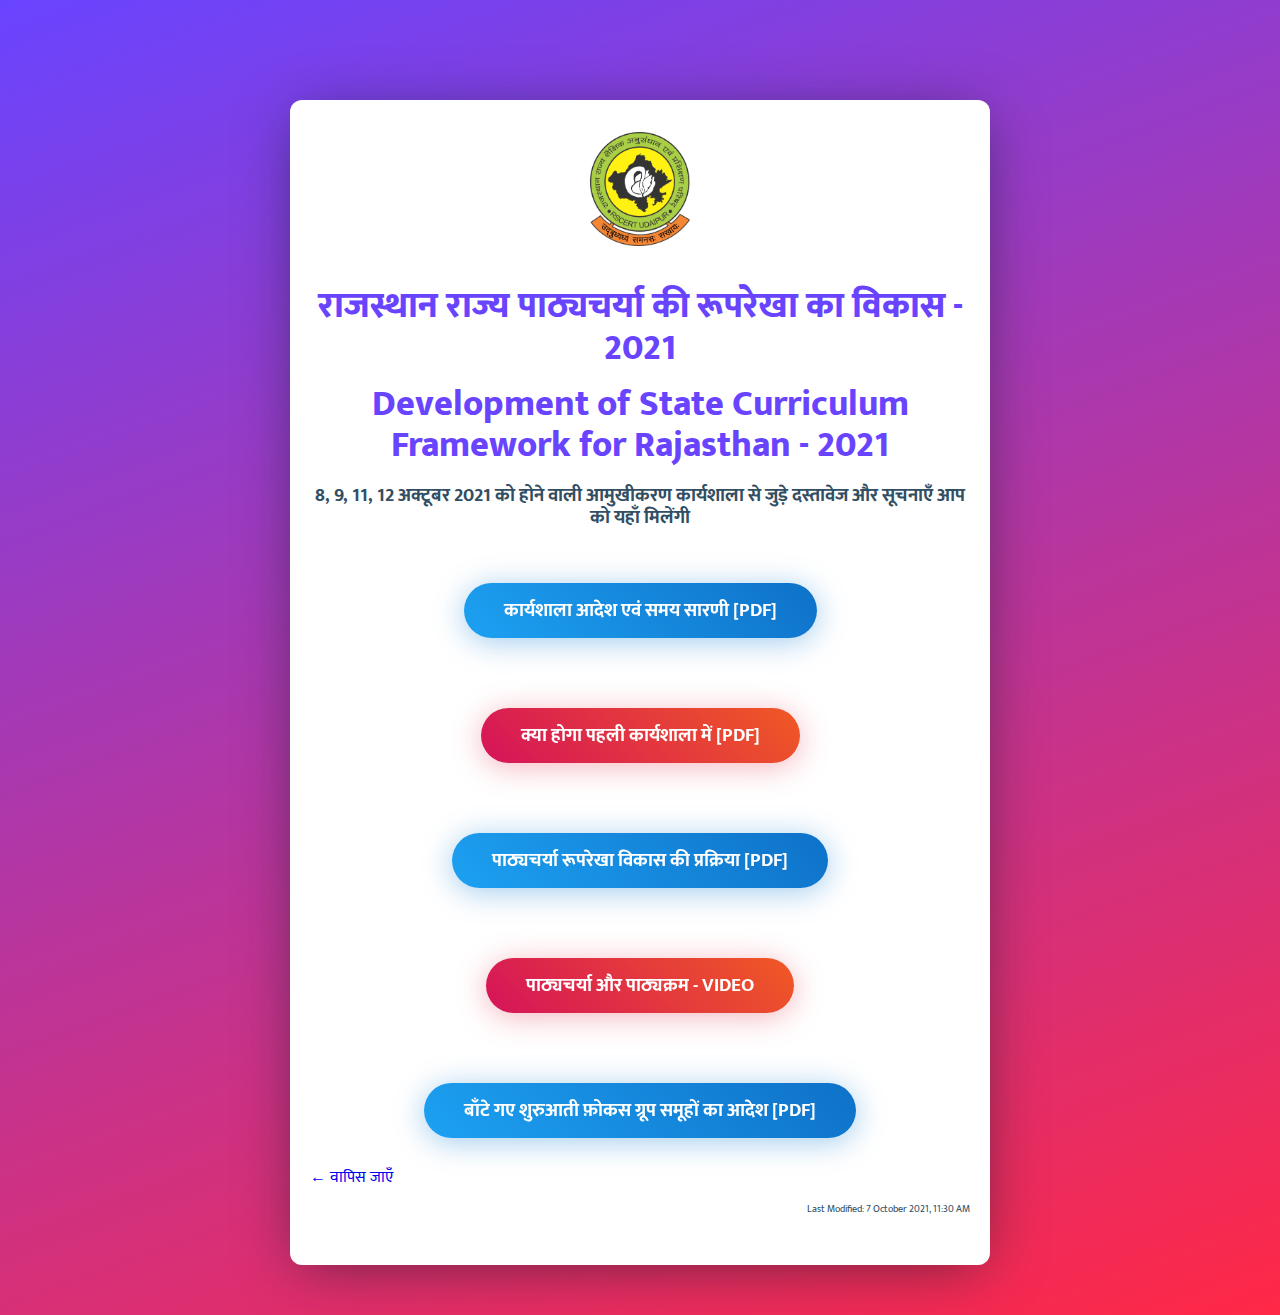
<file: workshop-1-visioning.html>
<!DOCTYPE html>
<html xmlns="https://www.w3.org/1999/xhtml" xml:lang="en" lang="en-us">

<head>
  <meta http-equiv="content-type" content="text/html; charset=utf-8">
  <meta http-equiv="X-UA-Compatible" content="IE=edge">
  <meta name="viewport"
    content="width=device-width, user-scalable=no, initial-scale=1.0, maximum-scale=1.0, minimum-scale=1.0">

  <html xmlns="http://www.w3.org/1999/xhtml"
        xmlns:og="http://ogp.me/ns#"/>

  <link rel="stylesheet" href="assets/css/normalize.css">
  <link rel="stylesheet" href="assets/css/turkey.css">
  <link rel="stylesheet" href="assets/js/turkey.js">
 
  <title>
  SCF Development | RSCERT
  </title>
  <script type='text/javascript' src="./assets/js/index.js"></script>
</head>

<body>
  <div class="wrapper">
  <div class="profile-card js-profile-card">
    <div class=".profile-card__img" style="text-align: center; margin-top: 2rem;">
      <a href="./index.html"> <img src="assets/img/RSCERT_Logo.png" style="width: 100px"/></a>
    </div>
    <div class="profile-card__cnt js-profile-cnt">
      <a href="./index.html"> <div class="profile-card__name">राजस्थान राज्य पाठ्यचर्या की रूपरेखा का विकास - 2021</div> </a>
      <a href="./index.html"> <div class="profile-card__name">Development of State Curriculum Framework for Rajasthan - 2021</div> </a>
      <h3>8, 9, 11, 12 अक्टूबर 2021 को होने वाली आमुखीकरण कार्यशाला से जुड़े दस्तावेज और सूचनाएँ आप को यहाँ मिलेंगी</h3>

      <div class="profile-card-ctr">
        <a href="assets/docs/Rajasthan SCF Devt Process - Workshop 1 Order and Schedule.pdf" target="_blank"><button class="profile-card__button button--blue">कार्यशाला आदेश एवं समय सारणी [PDF]</button></a>
      </div>

      <div class="profile-card-ctr">
        <a href="assets/docs/क्या_होगा_पहली_कार्यशाला_में.pdf"><button class="profile-card__button button--orange">क्या होगा पहली कार्यशाला में [PDF]</button></a>
      </div>

      <div class="profile-card-ctr">
        <a href="assets/docs/Rajasthan SCF Devt Process_Hindi-05 Oct 2021.pdf"><button class="profile-card__button button--blue">पाठ्यचर्या रूपरेखा विकास की प्रक्रिया [PDF]</button></a>
      </div>

      <div class="profile-card-ctr">
        <a href="https://www.youtube.com/playlist?list=PLjJOXyyF4TwpowMFCnxGS9Yl2gap5K-vT" target="_blank"><button class="profile-card__button button--orange">पाठ्यचर्या और पाठ्यक्रम - VIDEO</button></a>
      </div>

      <div class="profile-card-ctr">
        <a href="assets/docs/Rajasthan SCF Devt Process - Focus Groups Assigned.pdf"><button class="profile-card__button button--blue">बाँटे गए शुरुआती फ़ोकस ग्रूप समूहों का आदेश [PDF]</button></a>
      </div>

      <!-- <div class="profile-card-ctr">
        <a href="#"><button class="profile-card__button button--gray">PPT</button></a>
      </div> -->

      <p style="text-align: left;"><a href="./index.html">← वापिस जाएँ</a></p>
      <p style="text-align: right; font-size: 10px;"> Last Modified: 7 October 2021, 11:30 AM </p>

    </div>
  </div>
</div>

<script data-goatcounter="https://rajscf.goatcounter.com/count"
        async src="//gc.zgo.at/count.js"></script>
</body>
</html>
</file>
<file: assets/css/turkey.css>
/* @import url("https://fonts.googleapis.com/css?family=Quicksand:400,500,700&subset=latin-ext"); */
@import url("https://fonts.googleapis.com/css?family=Mukta&display=swap");
.hindi {
  font-family: "Mukta";
  font-weight: normal;
}

html {
  position: relative;
  overflow-x: hidden !important;
}

* {
  box-sizing: border-box;
}

body {
  font-family: "Mukta", sans-serif;
  color: #324e63;
}

a,
a:hover {
  text-decoration: none;
}

li > a {
  text-decoration: underline;
}

.icon {
  display: inline-block;
  width: 1em;
  height: 1em;
  stroke-width: 0;
  stroke: currentColor;
  fill: currentColor;
}

.wrapper {
  width: 100%;
  width: 100%;
  height: auto;
  min-height: 100vh;
  padding: 50px 20px;
  padding-top: 100px;
  display: flex;
  background-image: linear-gradient(-20deg, #ff2846 0%, #6944ff 100%);
}
@media screen and (max-width: 768px) {
  .wrapper {
    height: auto;
    min-height: 100vh;
    padding-top: 100px;
  }
}

.profile-card {
  width: 100%;
  min-height: 460px;
  margin: auto;
  box-shadow: 0px 8px 60px -10px rgba(13, 28, 39, 0.6);
  background: #fff;
  border-radius: 12px;
  max-width: 700px;
  position: relative;
}
.profile-card.active .profile-card__cnt {
  filter: blur(6px);
}
.profile-card.active .profile-card-message,
.profile-card.active .profile-card__overlay {
  opacity: 1;
  pointer-events: auto;
  transition-delay: 0.1s;
}
.profile-card.active .profile-card-form {
  transform: none;
  transition-delay: 0.1s;
}
.profile-card__img {
  width: 150px;
  height: 150px;
  margin-left: auto;
  margin-right: auto;
  transform: translateY(-50%);
  border-radius: 50%;
  overflow: hidden;
  position: relative;
  z-index: 4;
  box-shadow: 0px 5px 50px 0px #6c44fc, 0px 0px 0px 7px rgba(107, 74, 255, 0.5);
}
@media screen and (max-width: 576px) {
  .profile-card__img {
    width: 120px;
    height: 120px;
  }
}
.profile-card__img img {
  display: block;
  width: 100%;
  height: 100%;
  object-fit: cover;
  border-radius: 50%;
}
.profile-card__cnt {
  margin-top: 35px;
  text-align: center;
  padding: 0 20px;
  padding-bottom: 40px;
  transition: all 0.3s;
}
.profile-card__name {
  font-weight: 900;
  font-size: 36px;
  color: #6944ff;
  margin-bottom: 15px;
}
.profile-card__txt {
  font-size: 18px;
  font-weight: 500;
  color: #324e63;
  margin-bottom: 15px;
  line-height: 28px;
}
.profile-card__txt strong {
  font-weight: 700;
}
.profile-card-loc {
  display: flex;
  justify-content: center;
  align-items: center;
  font-size: 18px;
  font-weight: 600;
}
.profile-card-loc__icon {
  display: inline-flex;
  font-size: 27px;
  margin-right: 10px;
}
.profile-card-inf {
  display: flex;
  justify-content: center;
  flex-wrap: wrap;
  align-items: flex-start;
  margin-top: 35px;
}
.profile-card-inf__item {
  padding: 10px 35px;
  min-width: 150px;
}
@media screen and (max-width: 768px) {
  .profile-card-inf__item {
    padding: 10px 20px;
    min-width: 120px;
  }
}
.profile-card-inf__title {
  font-weight: 700;
  font-size: 27px;
  color: #324e63;
}
.profile-card-inf__txt {
  font-weight: 500;
  margin-top: 7px;
}
.profile-card-social {
  margin-top: 25px;
  display: flex;
  justify-content: center;
  align-items: center;
  flex-wrap: wrap;
}
.profile-card-social__item {
  display: inline-flex;
  width: 55px;
  height: 55px;
  margin: 15px;
  border-radius: 50%;
  align-items: center;
  justify-content: center;
  color: #fff;
  background: #405de6;
  box-shadow: 0px 7px 30px rgba(43, 98, 169, 0.5);
  position: relative;
  font-size: 21px;
  flex-shrink: 0;
  transition: all 0.3s;
}
@media screen and (max-width: 768px) {
  .profile-card-social__item {
    width: 50px;
    height: 50px;
    margin: 10px;
  }
}
@media screen and (min-width: 768px) {
  .profile-card-social__item:hover {
    transform: scale(1.2);
  }
}
.profile-card-social__item.facebook {
  background: linear-gradient(45deg, #3b5998, #0078d7);
  box-shadow: 0px 4px 30px rgba(43, 98, 169, 0.5);
}
.profile-card-social__item.twitter {
  background: linear-gradient(45deg, #1da1f2, #0e71c8);
  box-shadow: 0px 4px 30px rgba(19, 127, 212, 0.7);
}
.profile-card-social__item.instagram {
  background: linear-gradient(45deg, #405de6, #5851db, #833ab4, #c13584, #e1306c, #fd1d1d);
  box-shadow: 0px 4px 30px rgba(120, 64, 190, 0.6);
}
.profile-card-social__item.behance {
  background: linear-gradient(45deg, #1769ff, #213fca);
  box-shadow: 0px 4px 30px rgba(27, 86, 231, 0.7);
}
.profile-card-social__item.github {
  background: linear-gradient(45deg, #333333, #626b73);
  box-shadow: 0px 4px 30px rgba(63, 65, 67, 0.6);
}
.profile-card-social__item.codepen {
  background: linear-gradient(45deg, #324e63, #414447);
  box-shadow: 0px 4px 30px rgba(55, 75, 90, 0.6);
}
.profile-card-social__item.link {
  background: linear-gradient(45deg, #d5135a, #f05924);
  box-shadow: 0px 4px 30px rgba(223, 45, 70, 0.6);
}
.profile-card-social .icon-font {
  display: inline-flex;
}
.profile-card-ctr {
  display: flex;
  justify-content: center;
  flex-wrap: wrap;
  align-items: center;
  margin-top: 40px;
}
@media screen and (max-width: 576px) {
  .profile-card-ctr {
    flex-wrap: wrap;
  }
}
.profile-card__button {
  background: none;
  border: none;
  font-family: "Mukta", sans-serif;
  font-weight: 700;
  font-size: 19px;
  margin: 15px 35px;
  padding: 15px 40px;
  min-width: 201px;
  border-radius: 50px;
  min-height: 55px;
  color: #fff;
  cursor: pointer;
  backface-visibility: hidden;
  transition: all 0.3s;
}
@media screen and (max-width: 768px) {
  .profile-card__button {
    min-width: 170px;
    margin: 15px 25px;
  }
}
@media screen and (max-width: 576px) {
  .profile-card__button {
    min-width: inherit;
    margin: 0;
    margin-bottom: 16px;
    width: 100%;
    max-width: 300px;
  }
}
.profile-card__button:focus {
  outline: none !important;
}
@media screen and (min-width: 768px) {
  .profile-card__button:hover {
    transform: translateY(-5px);
  }
}
.profile-card__button:first-child {
  margin-left: 0;
}
.profile-card__button:last-child {
  margin-right: 0;
}
.profile-card__button.button--blue {
  background: linear-gradient(45deg, #1da1f2, #0e71c8);
  box-shadow: 0px 4px 30px rgba(19, 127, 212, 0.4);
}
.profile-card__button.button--blue:hover {
  box-shadow: 0px 7px 30px rgba(19, 127, 212, 0.75);
}
.profile-card__button.button--orange {
  background: linear-gradient(45deg, #d5135a, #f05924);
  box-shadow: 0px 4px 30px rgba(223, 45, 70, 0.35);
}
.profile-card__button.button--orange:hover {
  box-shadow: 0px 7px 30px rgba(223, 45, 70, 0.75);
}
.profile-card__button.button--gray {
  box-shadow: none;
  background: #dcdcdc;
  color: #142029;
}
.profile-card-message {
  width: 100%;
  height: 100%;
  position: absolute;
  top: 0;
  left: 0;
  padding-top: 130px;
  padding-bottom: 100px;
  opacity: 0;
  pointer-events: none;
  transition: all 0.3s;
}
.profile-card-form {
  box-shadow: 0 4px 30px rgba(15, 22, 56, 0.35);
  max-width: 80%;
  margin-left: auto;
  margin-right: auto;
  height: 100%;
  background: #fff;
  border-radius: 10px;
  padding: 35px;
  transform: scale(0.8);
  position: relative;
  z-index: 3;
  transition: all 0.3s;
}
@media screen and (max-width: 768px) {
  .profile-card-form {
    max-width: 90%;
    height: auto;
  }
}
@media screen and (max-width: 576px) {
  .profile-card-form {
    padding: 20px;
  }
}
.profile-card-form__bottom {
  justify-content: space-between;
  display: flex;
}
@media screen and (max-width: 576px) {
  .profile-card-form__bottom {
    flex-wrap: wrap;
  }
}
.profile-card textarea {
  width: 100%;
  resize: none;
  height: 210px;
  margin-bottom: 20px;
  border: 2px solid #dcdcdc;
  border-radius: 10px;
  padding: 15px 20px;
  color: #324e63;
  font-weight: 500;
  font-family: "Mukta", sans-serif;
  outline: none;
  transition: all 0.3s;
}
.profile-card textarea:focus {
  outline: none;
  border-color: #8a979e;
}
.profile-card__overlay {
  width: 100%;
  height: 100%;
  position: absolute;
  top: 0;
  left: 0;
  pointer-events: none;
  opacity: 0;
  background: rgba(22, 33, 72, 0.35);
  border-radius: 12px;
  transition: all 0.3s;
}

/*# sourceMappingURL=turkey.css.map */
</file>
